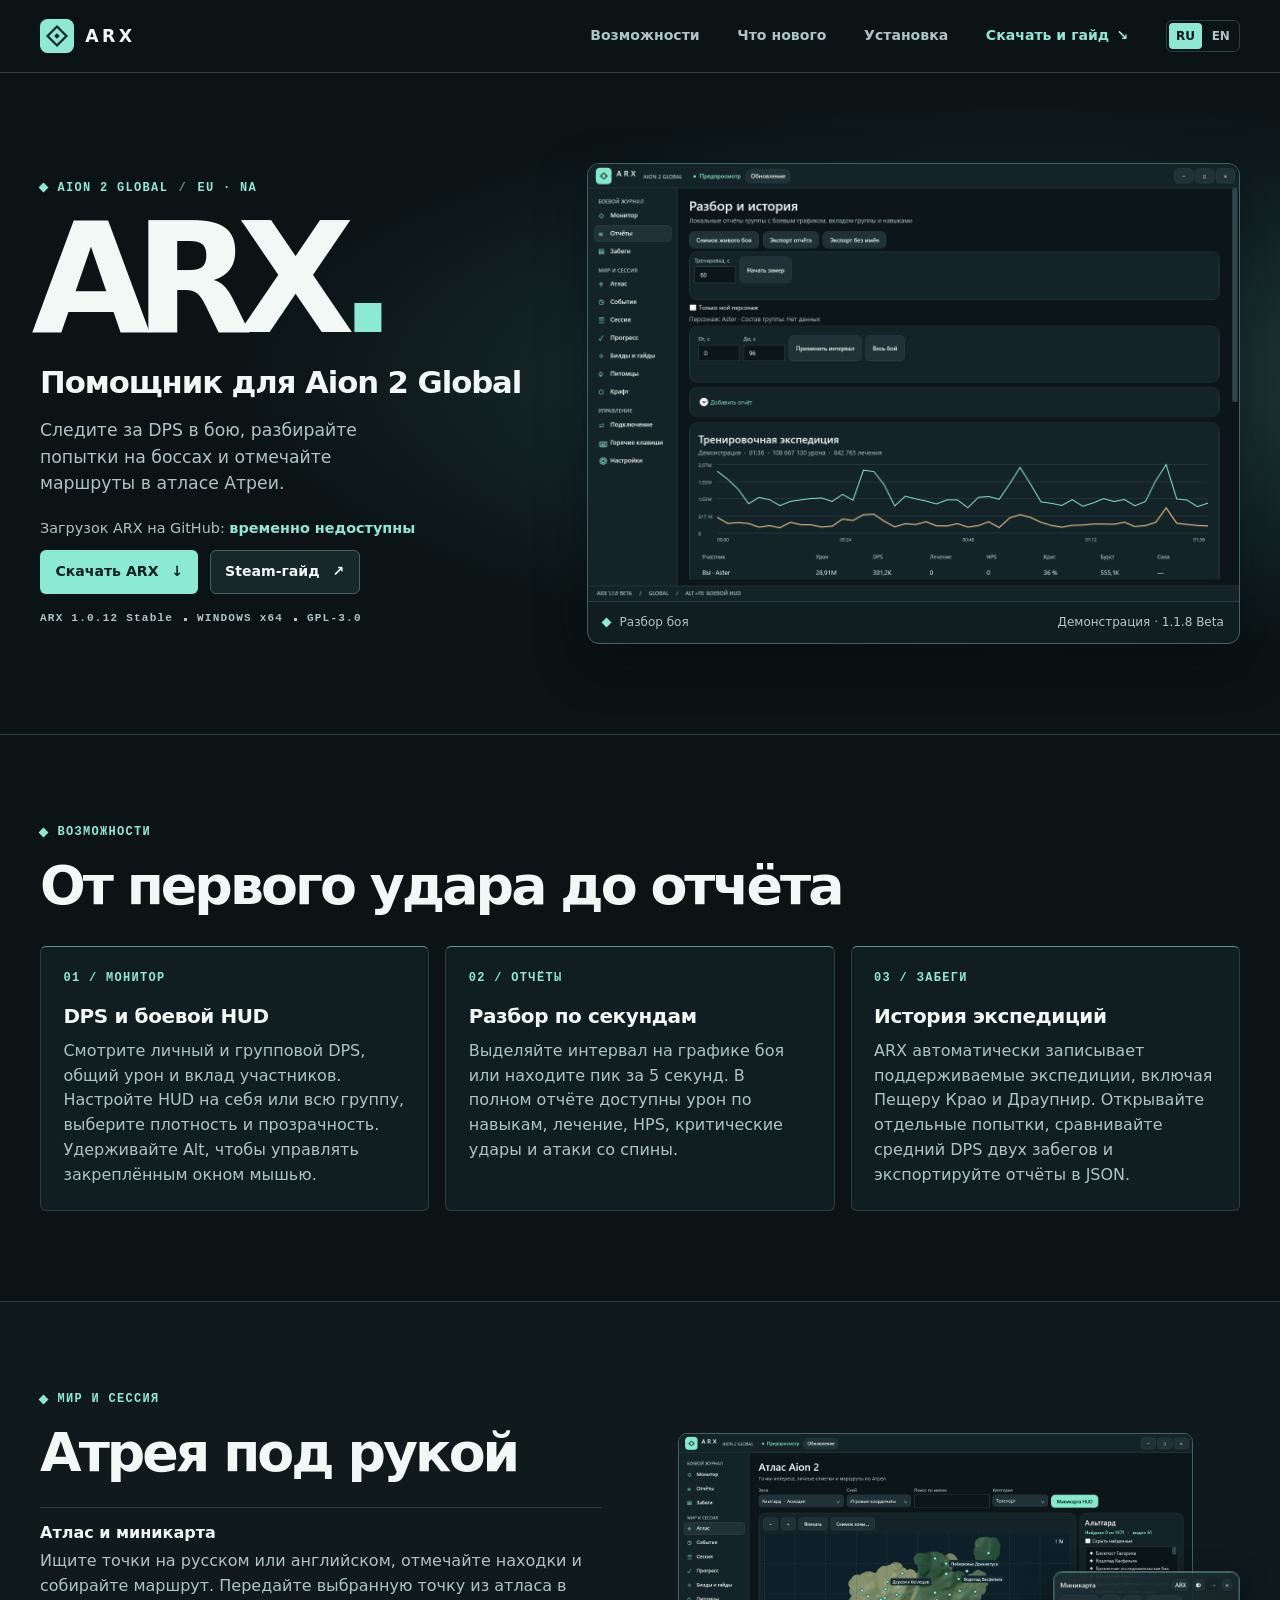
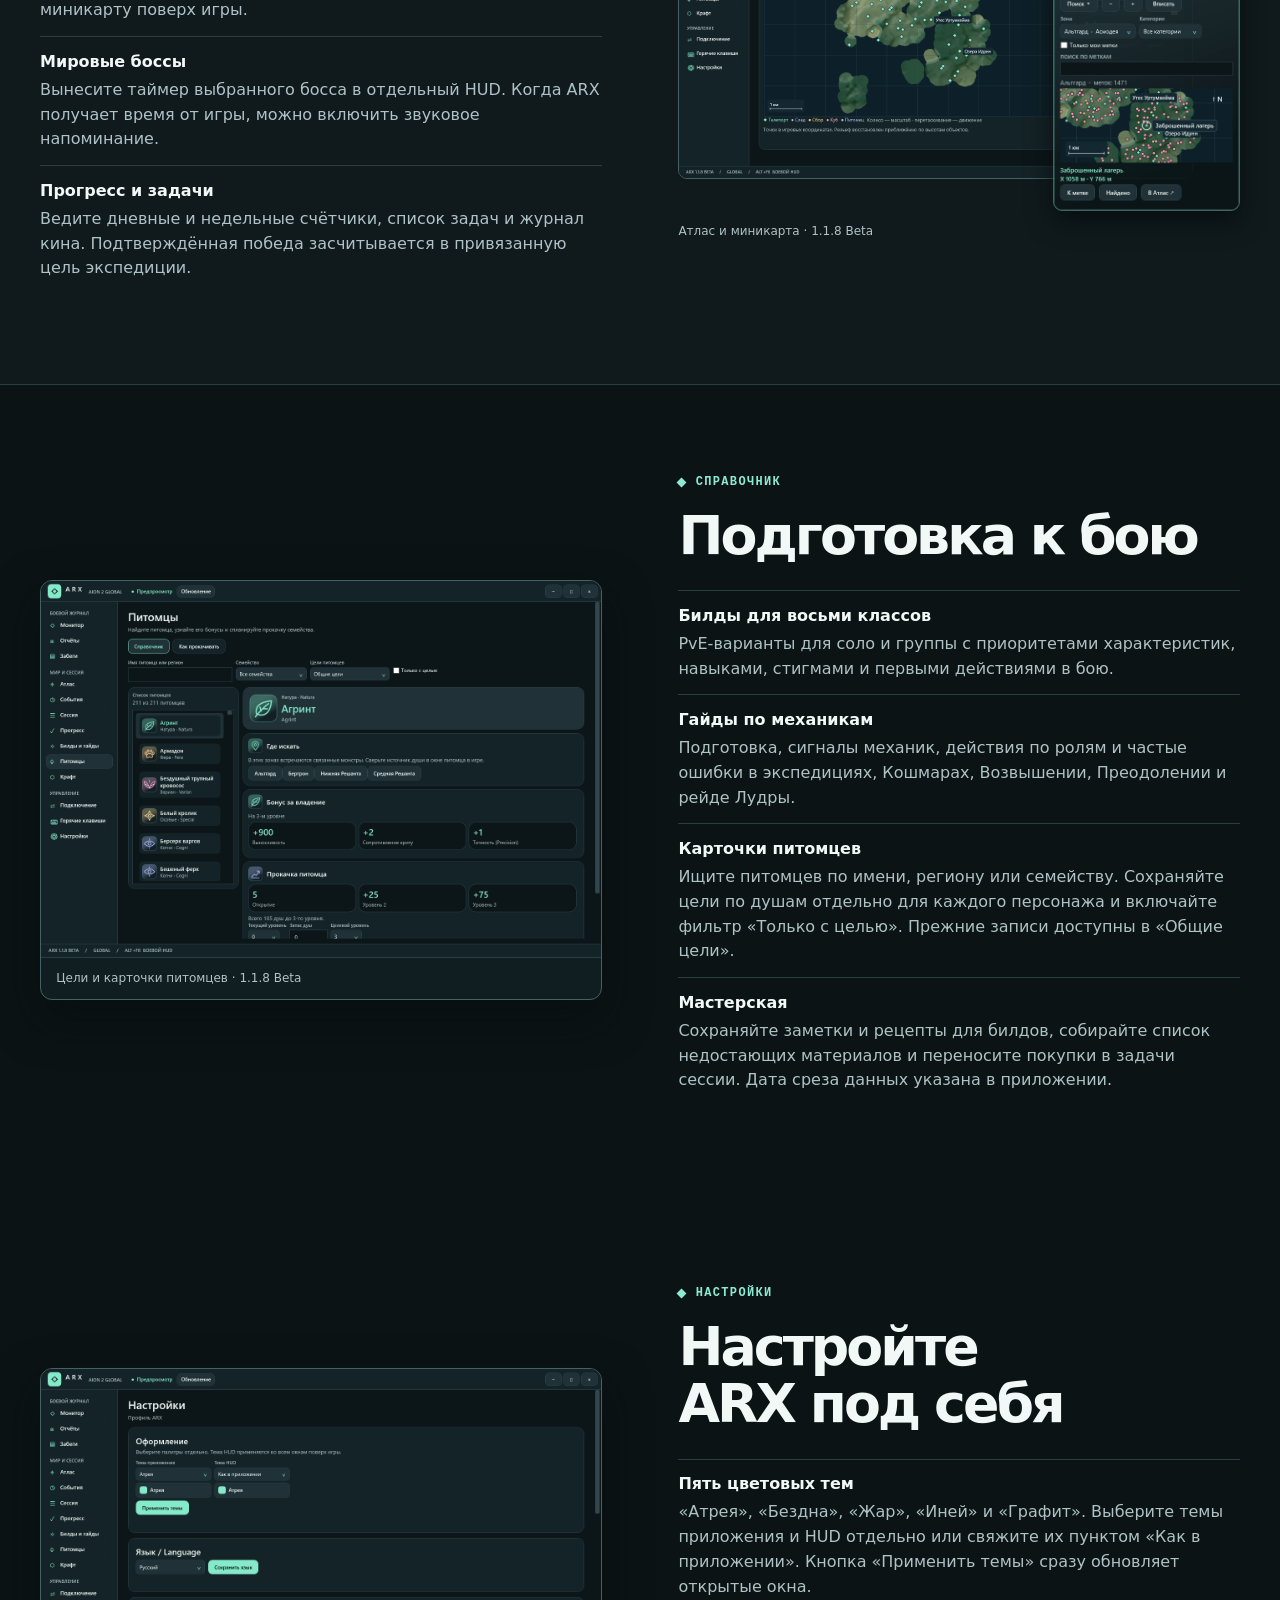
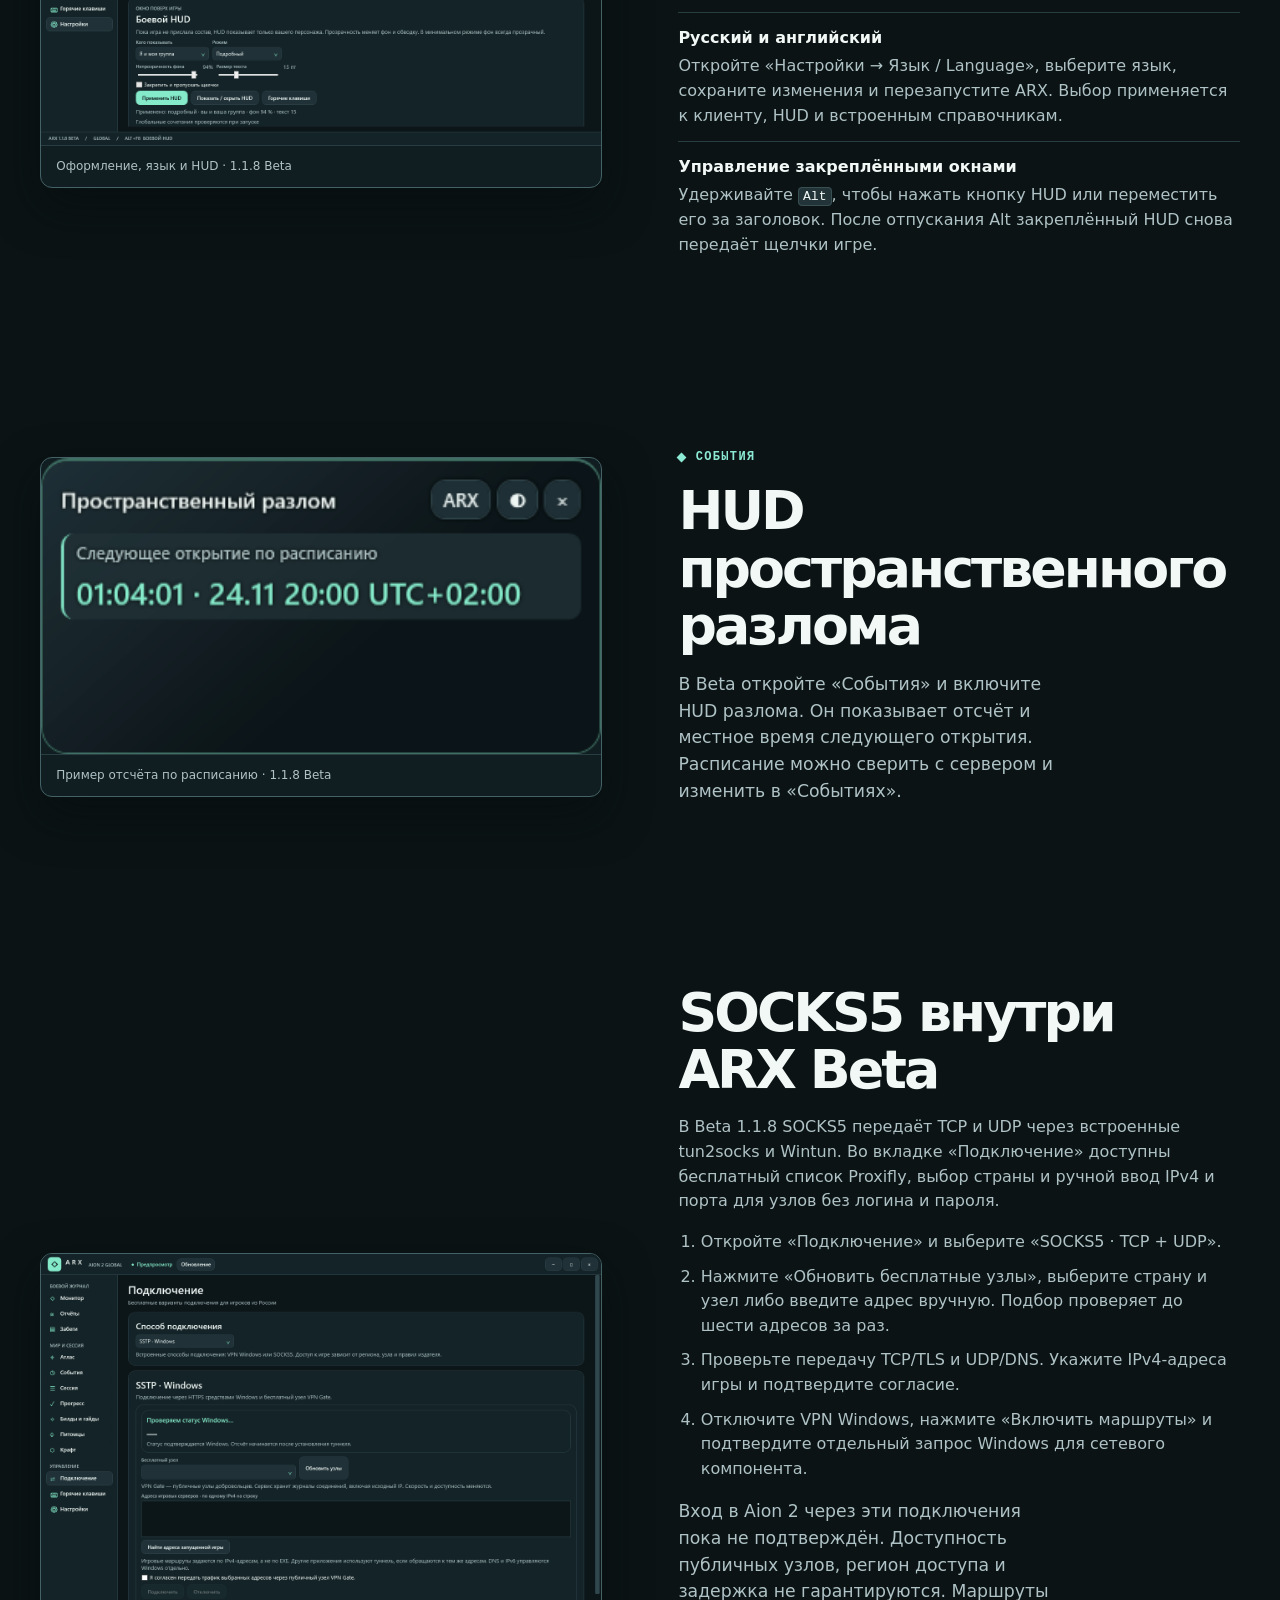
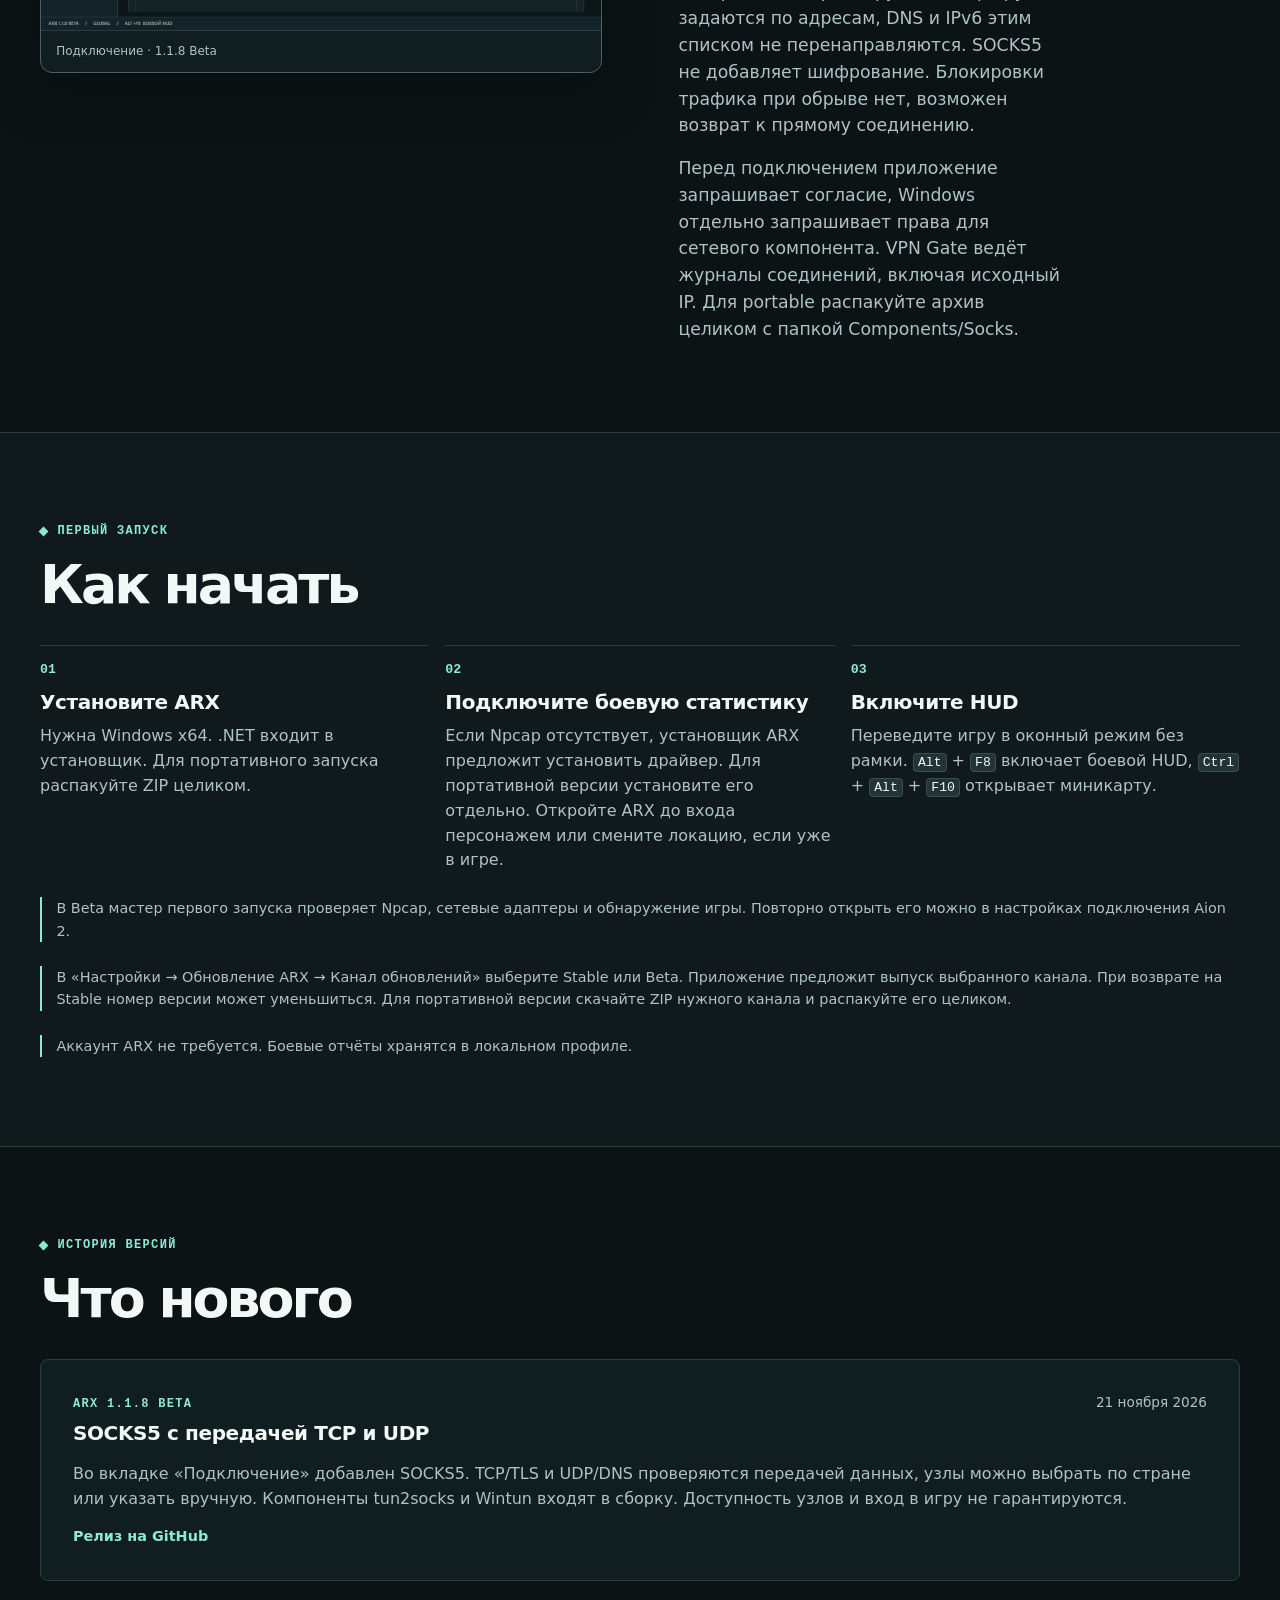
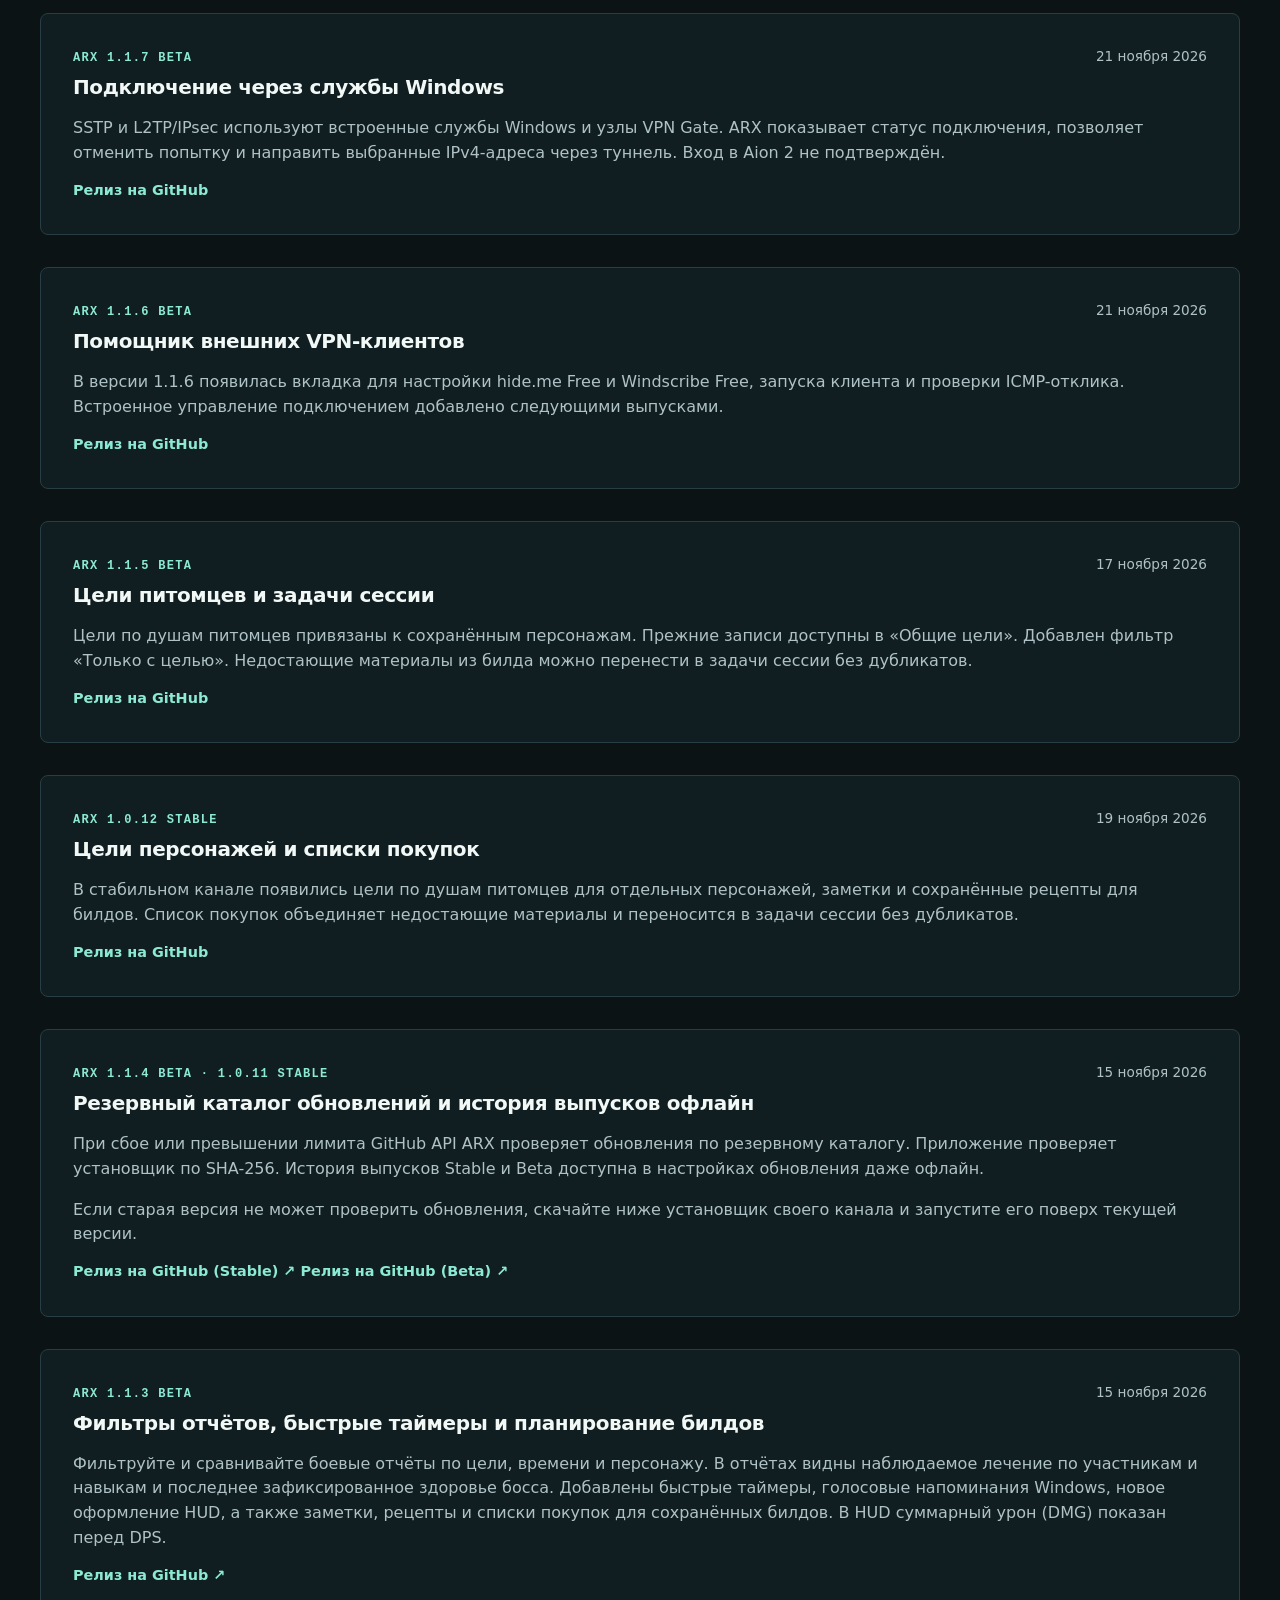
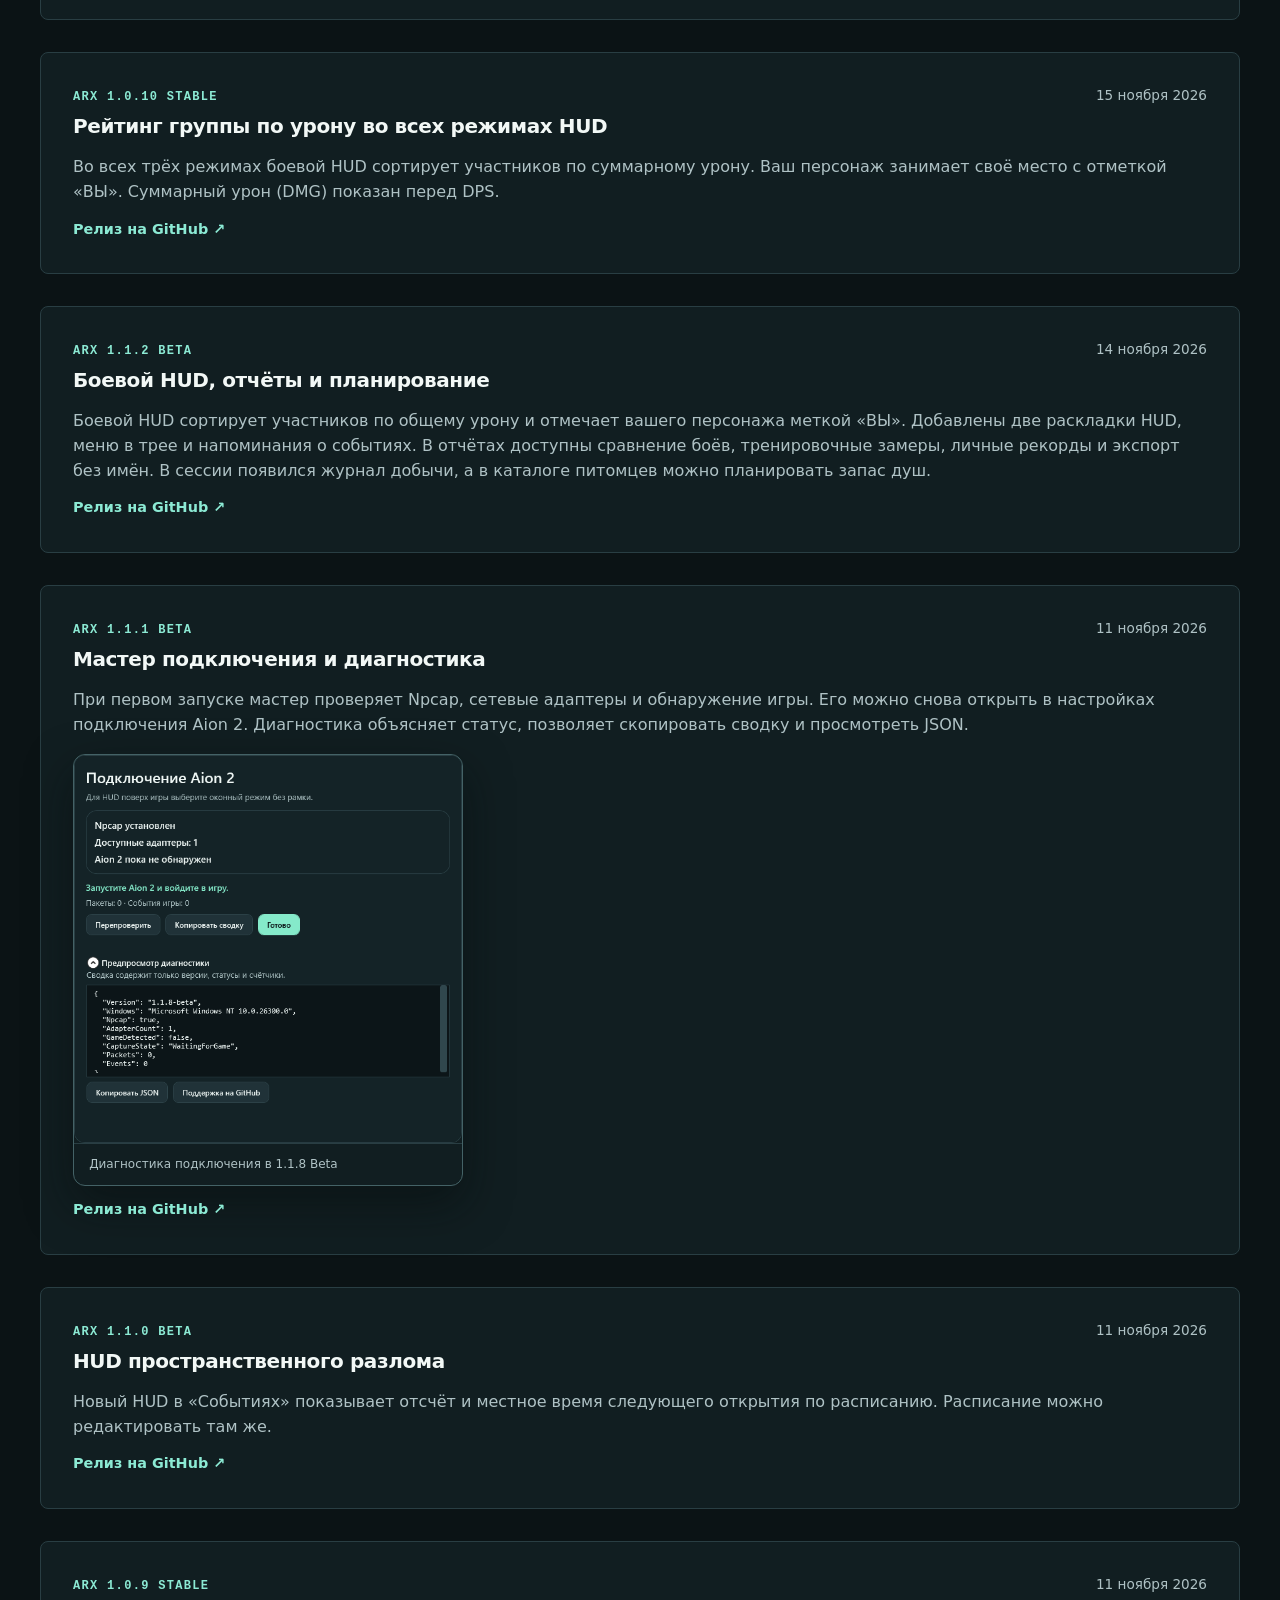
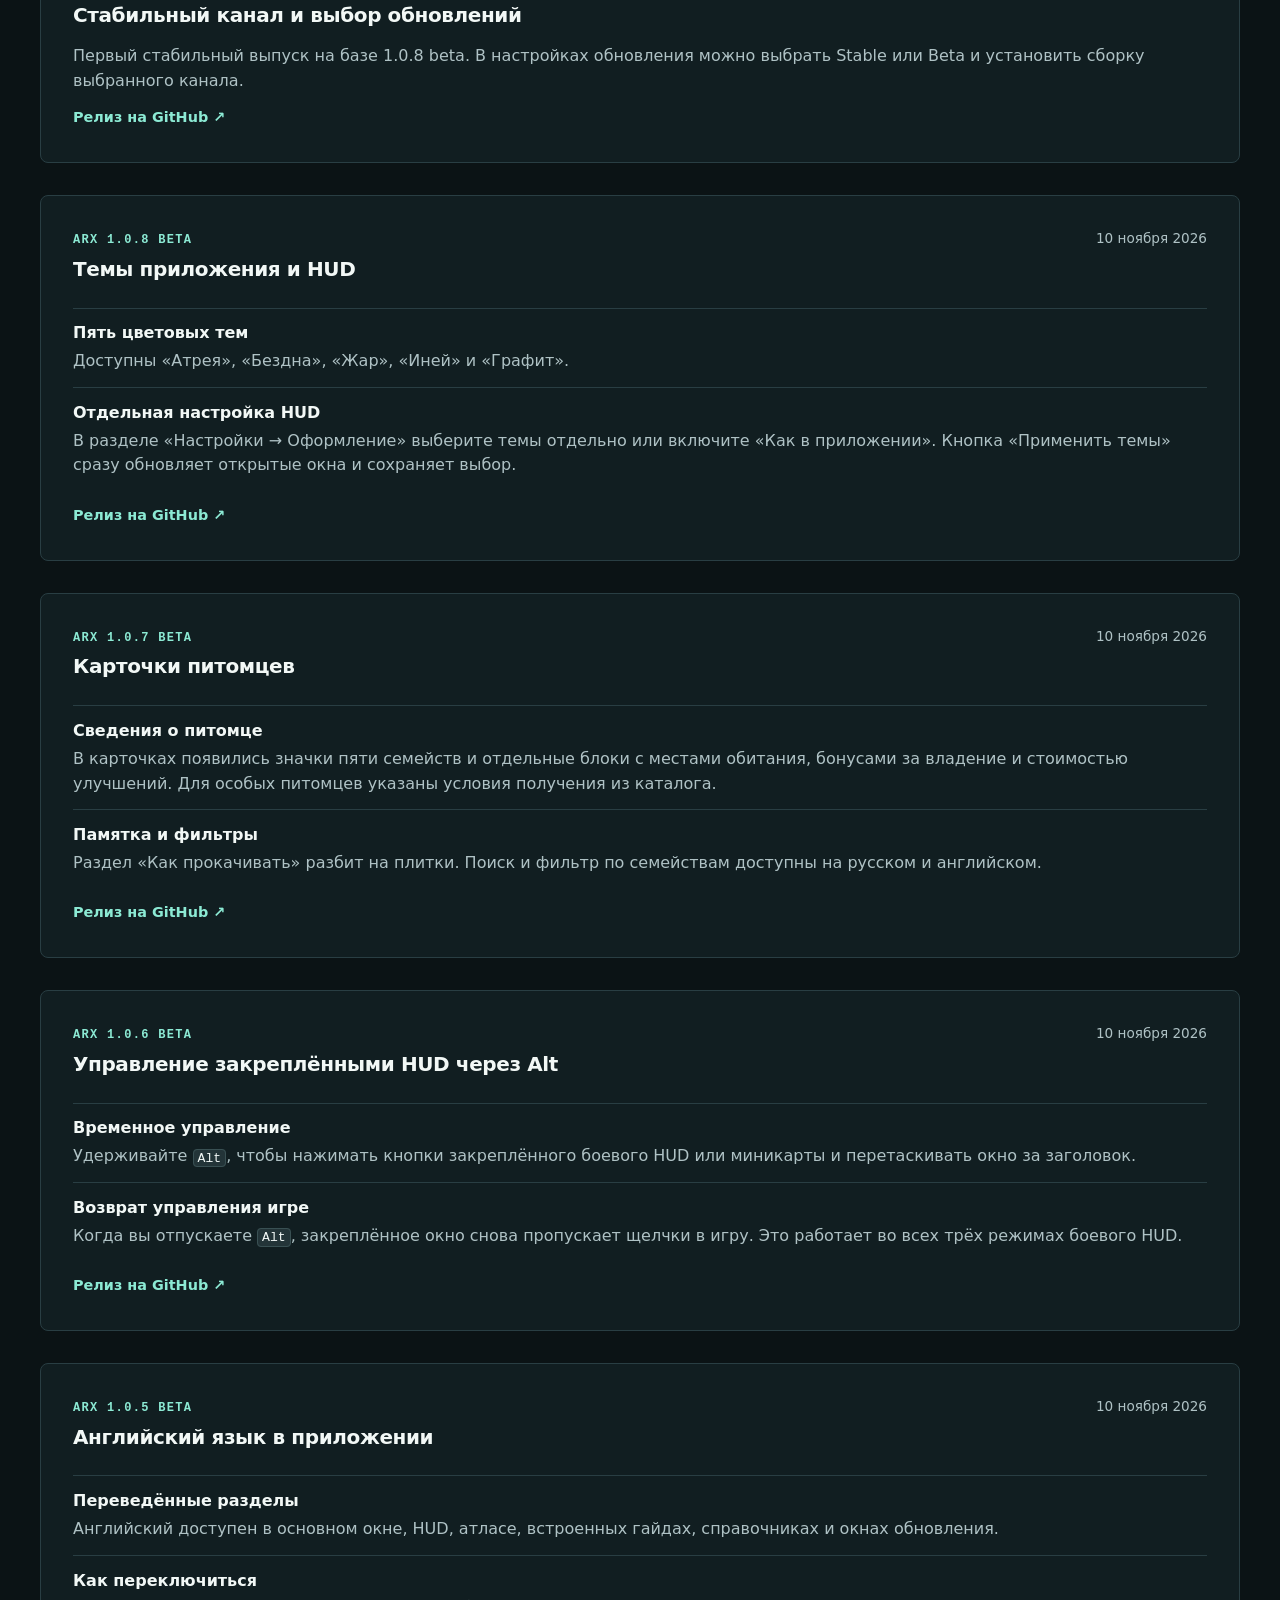
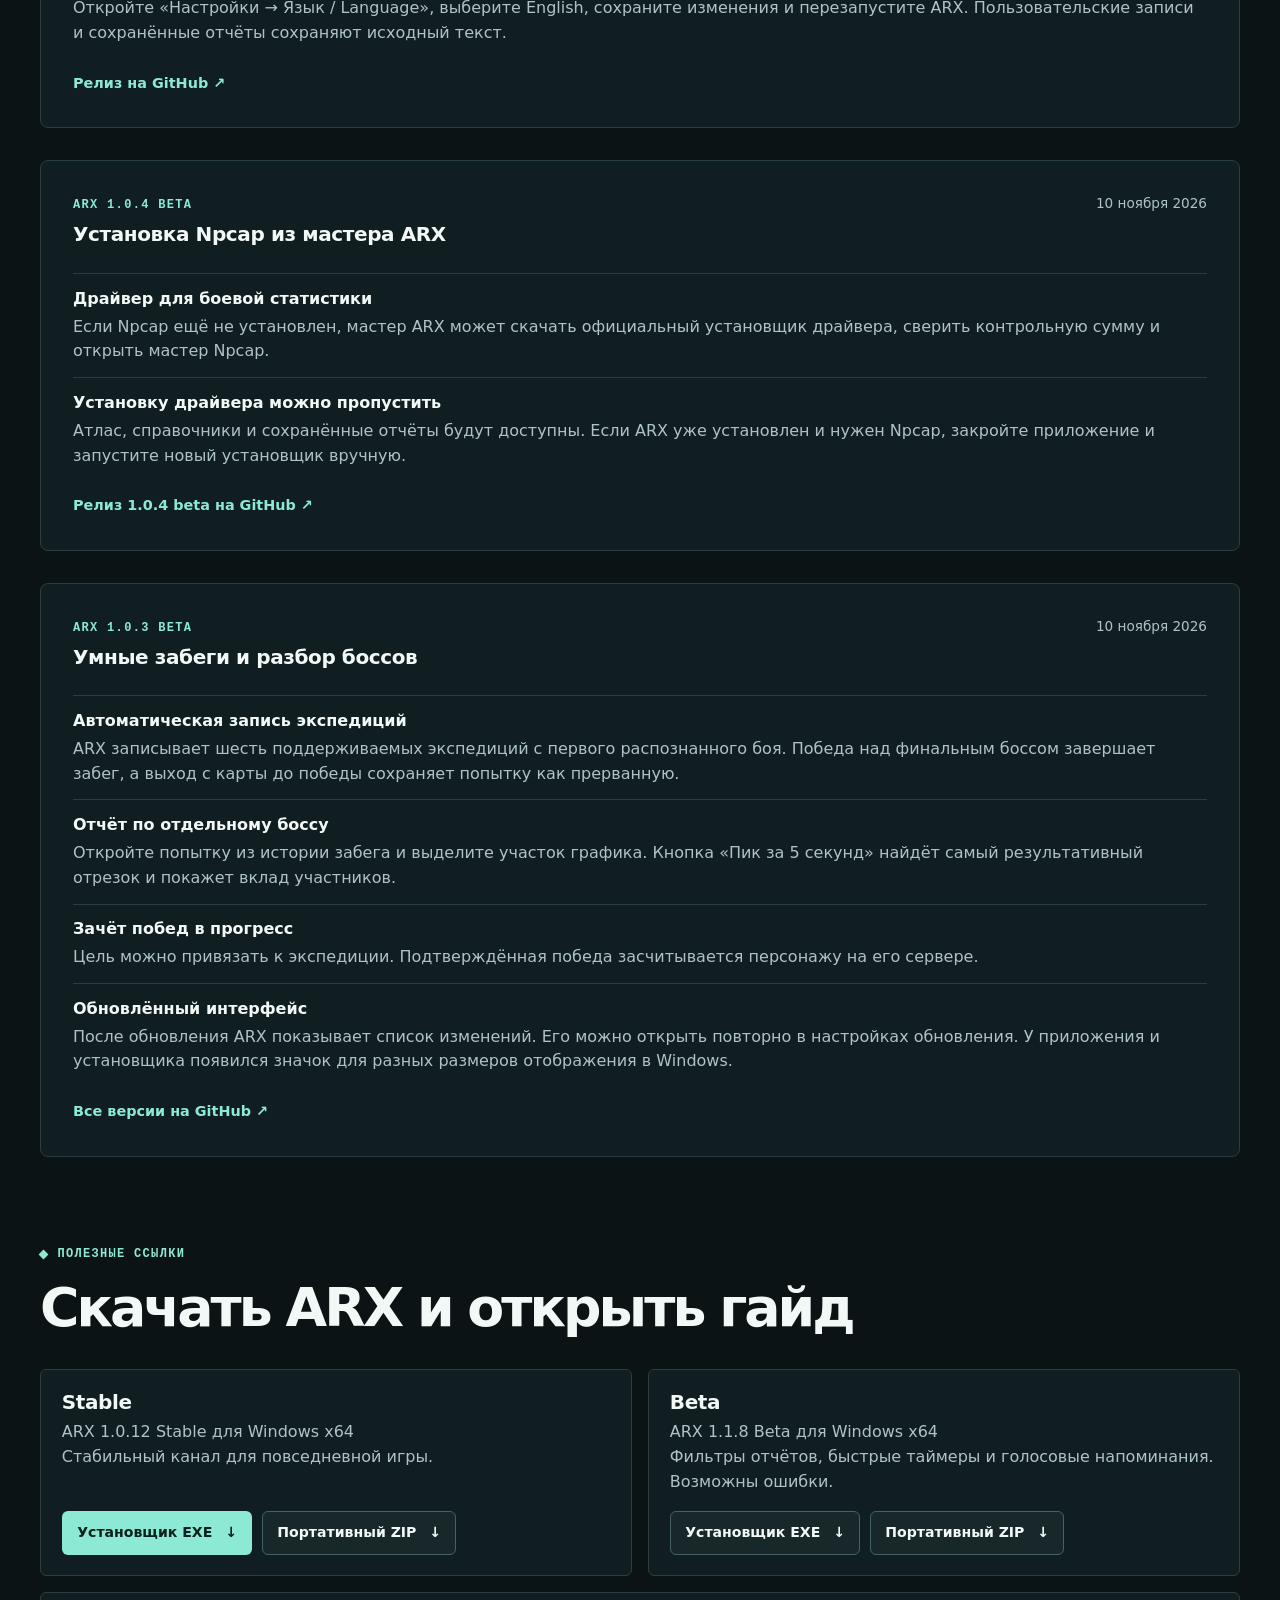
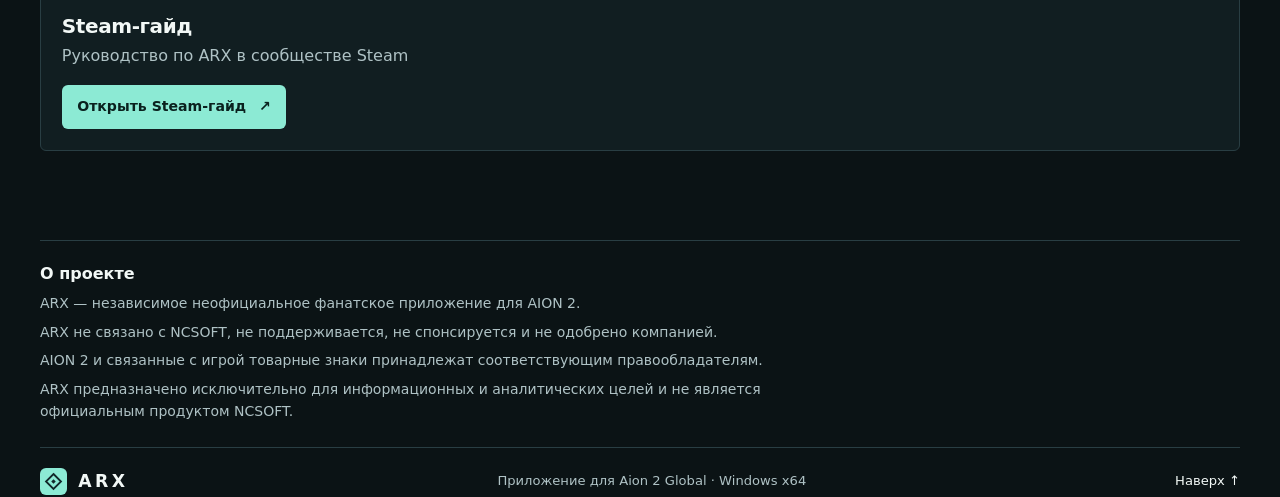
<file: index.html>
<!doctype html>
<html lang="ru">
<head>
  <meta charset="utf-8">
  <meta name="viewport" content="width=device-width, initial-scale=1">
  <meta name="theme-color" content="#0b1315">
  <meta name="description" content="ARX — помощник для Aion 2 Global на Windows. DPS и HUD, разбор боёв, экспедиции, атлас, карточки питомцев, билды и пять тем оформления.">
  <title>ARX — помощник для Aion 2 Global</title>
  <link rel="icon" href="assets/arx.svg" type="image/svg+xml">
  <link rel="alternate" hreflang="en" href="en.html">
  <link rel="stylesheet" href="style.css?v=6">
  <script src="downloads.js?v=5" defer></script>
</head>
<body>
  <a class="skip-link" href="#main">К содержанию</a>
  <header class="site-header" id="top">
    <div class="wrap header-inner">
      <a class="brand" href="#top" aria-label="ARX, начало страницы"><img src="assets/arx.svg" width="34" height="34" alt=""> ARX</a>
      <nav aria-label="Разделы сайта">
        <a href="#features">Возможности</a>
        <a href="#changelog">Что нового</a>
        <a href="#setup">Установка</a>
        <a class="nav-action" href="#links">Скачать и гайд <span aria-hidden="true">↘</span></a>
        <span class="language-switch" role="group" aria-label="Язык сайта">
          <span aria-current="page">RU</span>
          <a href="en.html" hreflang="en" lang="en" aria-label="English">EN</a>
        </span>
      </nav>
    </div>
  </header>
  <main id="main">
    <section class="hero" aria-labelledby="hero-title">
      <div class="wrap hero-grid">
        <div>
          <p class="eyebrow"><span class="dot"></span> AION 2 GLOBAL <span class="slash">/</span> EU · NA</p>
          <h1 id="hero-title">ARX<span>.</span></h1>
          <p class="hero-subtitle">Помощник для Aion 2 Global</p>
          <p class="hero-text">Следите за DPS в бою, разбирайте попытки на боссах и отмечайте маршруты в атласе Атреи.</p>
          <p class="download-count">Загрузок ARX на GitHub: <output id="download-count" data-unavailable="временно недоступны">проверяем…</output></p>
          <div class="actions">
            <a class="button primary" href="https://github.com/Kadjiru/ATX/releases/download/v1.0.12/ARX-Setup-1.0.12.exe" data-channel="stable" data-download="installer">Скачать ARX <span aria-hidden="true">↓</span></a>
            <a class="button secondary" href="https://steamcommunity.com/sharedfiles/filedetails/?id=3837440685">Steam-гайд <span aria-hidden="true">↗</span></a>
          </div>
          <p class="platform"><strong data-release-version="stable">ARX 1.0.12 Stable</strong> <span></span> WINDOWS x64 <span></span> GPL-3.0</p>
        </div>
        <figure class="hero-shot">
          <img src="assets/analysis-118-full-ru.png" width="1340" height="900" alt="Боевой отчёт ARX с графиком урона и статистикой группы">
          <figcaption><span class="dot"></span> Разбор боя <span class="caption-note">Демонстрация · 1.1.8 Beta</span></figcaption>
        </figure>
      </div>
    </section>
    <section class="features wrap" id="features" aria-labelledby="features-title">
      <p class="eyebrow"><span class="dot"></span> ВОЗМОЖНОСТИ</p>
      <h2 id="features-title">От первого удара до отчёта</h2>
      <div class="feature-grid">
        <article>
          <p class="feature-index">01 / МОНИТОР</p>
          <h3>DPS и боевой HUD</h3>
          <p>Смотрите личный и групповой DPS, общий урон и вклад участников. Настройте HUD на себя или всю группу, выберите плотность и прозрачность. Удерживайте Alt, чтобы управлять закреплённым окном мышью.</p>
        </article>
        <article>
          <p class="feature-index">02 / ОТЧЁТЫ</p>
          <h3>Разбор по секундам</h3>
          <p>Выделяйте интервал на графике боя или находите пик за 5 секунд. В полном отчёте доступны урон по навыкам, лечение, HPS, критические удары и атаки со спины.</p>
        </article>
        <article>
          <p class="feature-index">03 / ЗАБЕГИ</p>
          <h3>История экспедиций</h3>
          <p>ARX автоматически записывает поддерживаемые экспедиции, включая Пещеру Крао и Драупнир. Открывайте отдельные попытки, сравнивайте средний DPS двух забегов и экспортируйте отчёты в JSON.</p>
        </article>
      </div>
    </section>
    <section class="world" aria-labelledby="world-title">
      <div class="wrap split">
        <div class="world-copy">
          <p class="eyebrow"><span class="dot"></span> МИР И СЕССИЯ</p>
          <h2 id="world-title">Атрея под рукой</h2>
          <dl class="detail-list">
            <div><dt>Атлас и миникарта</dt><dd>Ищите точки на русском или английском, отмечайте находки и собирайте маршрут. Передайте выбранную точку из атласа в миникарту поверх игры.</dd></div>
            <div><dt>Мировые боссы</dt><dd>Вынесите таймер выбранного босса в отдельный HUD. Когда ARX получает время от игры, можно включить звуковое напоминание.</dd></div>
            <div><dt>Прогресс и задачи</dt><dd>Ведите дневные и недельные счётчики, список задач и журнал кина. Подтверждённая победа засчитывается в привязанную цель экспедиции.</dd></div>
          </dl>
        </div>
        <figure class="map-shots">
          <img class="atlas" src="assets/atlas-118-full-ru.png" width="1340" height="900" loading="lazy" alt="Атлас ARX с телепортами Альтгарда">
          <img class="minimap" src="assets/hud-atlas-118-full-ru.png" width="388" height="500" loading="lazy" alt="Миникарта ARX с выбранной точкой в Альтгарде">
          <figcaption>Атлас и миникарта · 1.1.8 Beta</figcaption>
        </figure>
      </div>
    </section>
    <section class="wrap split reference" aria-labelledby="reference-title">
      <figure class="reference-shot">
        <img src="assets/pets-118-full-ru.png" width="1340" height="900" loading="lazy" alt="Карточка питомца с регионами, бонусами и стоимостью улучшений">
        <figcaption>Цели и карточки питомцев · 1.1.8 Beta</figcaption>
      </figure>
      <div>
        <p class="eyebrow"><span class="dot"></span> СПРАВОЧНИК</p>
        <h2 id="reference-title">Подготовка к бою</h2>
        <dl class="detail-list">
          <div><dt>Билды для восьми классов</dt><dd>PvE-варианты для соло и группы с приоритетами характеристик, навыками, стигмами и первыми действиями в бою.</dd></div>
          <div><dt>Гайды по механикам</dt><dd>Подготовка, сигналы механик, действия по ролям и частые ошибки в экспедициях, Кошмарах, Возвышении, Преодолении и рейде Лудры.</dd></div>
          <div><dt>Карточки питомцев</dt><dd>Ищите питомцев по имени, региону или семейству. Сохраняйте цели по душам отдельно для каждого персонажа и включайте фильтр «Только с целью». Прежние записи доступны в «Общие цели».</dd></div>
          <div><dt>Мастерская</dt><dd>Сохраняйте заметки и рецепты для билдов, собирайте список недостающих материалов и переносите покупки в задачи сессии. Дата среза данных указана в приложении.</dd></div>
        </dl>
      </div>
    </section>
    <section class="wrap split reference" aria-labelledby="appearance-title">
      <figure class="reference-shot">
        <img src="assets/settings-118-full-ru.png" width="1340" height="900" loading="lazy" alt="Настройки ARX с выбором темы, языка и параметров боевого HUD">
        <figcaption>Оформление, язык и HUD · 1.1.8 Beta</figcaption>
      </figure>
      <div>
        <p class="eyebrow"><span class="dot"></span> НАСТРОЙКИ</p>
        <h2 id="appearance-title">Настройте ARX под себя</h2>
        <dl class="detail-list">
          <div><dt>Пять цветовых тем</dt><dd>«Атрея», «Бездна», «Жар», «Иней» и «Графит». Выберите темы приложения и HUD отдельно или свяжите их пунктом «Как в приложении». Кнопка «Применить темы» сразу обновляет открытые окна.</dd></div>
          <div><dt>Русский и английский</dt><dd>Откройте «Настройки → Язык / Language», выберите язык, сохраните изменения и перезапустите ARX. Выбор применяется к клиенту, HUD и встроенным справочникам.</dd></div>
          <div><dt>Управление закреплёнными окнами</dt><dd>Удерживайте <kbd>Alt</kbd>, чтобы нажать кнопку HUD или переместить его за заголовок. После отпускания Alt закреплённый HUD снова передаёт щелчки игре.</dd></div>
        </dl>
      </div>
    </section>
    <section class="wrap split reference" aria-labelledby="rift-title">
      <figure class="reference-shot">
        <img src="assets/hud-rift-118-full-ru.png" width="365" height="193" loading="lazy" alt="HUD пространственного разлома с примером отсчёта и времени открытия">
        <figcaption>Пример отсчёта по расписанию · 1.1.8 Beta</figcaption>
      </figure>
      <div>
        <p class="eyebrow"><span class="dot"></span> СОБЫТИЯ</p>
        <h2 id="rift-title">HUD пространственного разлома</h2>
        <p class="hero-text">В Beta откройте «События» и включите HUD разлома. Он показывает отсчёт и местное время следующего открытия. Расписание можно сверить с сервером и изменить в «Событиях».</p>
      </div>
    </section>
    <section class="wrap split reference" aria-labelledby="network-title">
      <figure class="reference-shot">
        <img src="assets/network-connection-118-full-ru.png" width="1340" height="900" loading="lazy" alt="Вкладка подключения в ARX 1.1.8 Beta">
        <figcaption>Подключение · 1.1.8 Beta</figcaption>
      </figure>
      <div>
        <h2 id="network-title">SOCKS5 внутри ARX Beta</h2>
        <p class="network-copy">В Beta 1.1.8 SOCKS5 передаёт TCP и UDP через встроенные tun2socks и Wintun. Во вкладке «Подключение» доступны бесплатный список Proxifly, выбор страны и ручной ввод IPv4 и порта для узлов без логина и пароля.</p>
        <ol class="network-steps">
          <li>Откройте «Подключение» и выберите «SOCKS5 · TCP + UDP».</li>
          <li>Нажмите «Обновить бесплатные узлы», выберите страну и узел либо введите адрес вручную. Подбор проверяет до шести адресов за раз.</li>
          <li>Проверьте передачу TCP/TLS и UDP/DNS. Укажите IPv4-адреса игры и подтвердите согласие.</li>
          <li>Отключите VPN Windows, нажмите «Включить маршруты» и подтвердите отдельный запрос Windows для сетевого компонента.</li>
        </ol>
        <p class="hero-text">Вход в Aion 2 через эти подключения пока не подтверждён. Доступность публичных узлов, регион доступа и задержка не гарантируются. Маршруты задаются по адресам, DNS и IPv6 этим списком не перенаправляются. SOCKS5 не добавляет шифрование. Блокировки трафика при обрыве нет, возможен возврат к прямому соединению.</p>
        <p class="hero-text">Перед подключением приложение запрашивает согласие, Windows отдельно запрашивает права для сетевого компонента. VPN Gate ведёт журналы соединений, включая исходный IP. Для portable распакуйте архив целиком с папкой Components/Socks.</p>
      </div>
    </section>
    <section class="setup" id="setup" aria-labelledby="setup-title">
      <div class="wrap">
        <p class="eyebrow"><span class="dot"></span> ПЕРВЫЙ ЗАПУСК</p>
        <h2 id="setup-title">Как начать</h2>
        <ol class="setup-list">
          <li><h3>Установите ARX</h3><p>Нужна Windows x64. .NET входит в установщик. Для портативного запуска распакуйте ZIP целиком.</p></li>
          <li><h3>Подключите боевую статистику</h3><p>Если Npcap отсутствует, установщик ARX предложит установить драйвер. Для портативной версии установите его отдельно. Откройте ARX до входа персонажем или смените локацию, если уже в игре.</p></li>
          <li><h3>Включите HUD</h3><p>Переведите игру в оконный режим без рамки. <kbd>Alt</kbd> + <kbd>F8</kbd> включает боевой HUD, <kbd>Ctrl</kbd> + <kbd>Alt</kbd> + <kbd>F10</kbd> открывает миникарту.</p></li>
        </ol>
        <p class="setup-note">В Beta мастер первого запуска проверяет Npcap, сетевые адаптеры и обнаружение игры. Повторно открыть его можно в настройках подключения Aion 2.</p>
        <p class="setup-note">В «Настройки → Обновление ARX → Канал обновлений» выберите Stable или Beta. Приложение предложит выпуск выбранного канала. При возврате на Stable номер версии может уменьшиться. Для портативной версии скачайте ZIP нужного канала и распакуйте его целиком.</p>
        <p class="setup-note">Аккаунт ARX не требуется. Боевые отчёты хранятся в локальном профиле.</p>
      </div>
    </section>
    <section class="wrap changelog" id="changelog" aria-labelledby="changelog-title">
      <p class="eyebrow"><span class="dot"></span> ИСТОРИЯ ВЕРСИЙ</p>
      <h2 id="changelog-title">Что нового</h2>
      <article class="release" id="release-1-1-8">
        <header class="release-header">
          <div><p class="feature-index">ARX 1.1.8 BETA</p><h3>SOCKS5 с передачей TCP и UDP</h3></div>
          <time datetime="2026-11-21">21 ноября 2026</time>
        </header>
        <p>Во вкладке «Подключение» добавлен SOCKS5. TCP/TLS и UDP/DNS проверяются передачей данных, узлы можно выбрать по стране или указать вручную. Компоненты tun2socks и Wintun входят в сборку. Доступность узлов и вход в игру не гарантируются.</p>
        <a class="release-link" href="https://github.com/Kadjiru/ATX/releases/tag/v1.1.8-beta">Релиз на GitHub</a>
      </article>
      <article class="release" id="release-1-1-7">
        <header class="release-header">
          <div><p class="feature-index">ARX 1.1.7 BETA</p><h3>Подключение через службы Windows</h3></div>
          <time datetime="2026-11-21">21 ноября 2026</time>
        </header>
        <p>SSTP и L2TP/IPsec используют встроенные службы Windows и узлы VPN Gate. ARX показывает статус подключения, позволяет отменить попытку и направить выбранные IPv4-адреса через туннель. Вход в Aion 2 не подтверждён.</p>
        <a class="release-link" href="https://github.com/Kadjiru/ATX/releases/tag/v1.1.7-beta">Релиз на GitHub</a>
      </article>
      <article class="release" id="release-1-1-6">
        <header class="release-header">
          <div><p class="feature-index">ARX 1.1.6 BETA</p><h3>Помощник внешних VPN-клиентов</h3></div>
          <time datetime="2026-11-21">21 ноября 2026</time>
        </header>
        <p>В версии 1.1.6 появилась вкладка для настройки hide.me Free и Windscribe Free, запуска клиента и проверки ICMP-отклика. Встроенное управление подключением добавлено следующими выпусками.</p>
        <a class="release-link" href="https://github.com/Kadjiru/ATX/releases/tag/v1.1.6-beta">Релиз на GitHub</a>
      </article>
      <article class="release" id="release-1-1-5">
        <header class="release-header">
          <div><p class="feature-index">ARX 1.1.5 BETA</p><h3>Цели питомцев и задачи сессии</h3></div>
          <time datetime="2026-11-17">17 ноября 2026</time>
        </header>
        <p>Цели по душам питомцев привязаны к сохранённым персонажам. Прежние записи доступны в «Общие цели». Добавлен фильтр «Только с целью». Недостающие материалы из билда можно перенести в задачи сессии без дубликатов.</p>
        <a class="release-link" href="https://github.com/Kadjiru/ATX/releases/tag/v1.1.5-beta">Релиз на GitHub</a>
      </article>
      <article class="release" id="release-1-0-12">
        <header class="release-header">
          <div><p class="feature-index">ARX 1.0.12 STABLE</p><h3>Цели персонажей и списки покупок</h3></div>
          <time datetime="2026-11-19">19 ноября 2026</time>
        </header>
        <p>В стабильном канале появились цели по душам питомцев для отдельных персонажей, заметки и сохранённые рецепты для билдов. Список покупок объединяет недостающие материалы и переносится в задачи сессии без дубликатов.</p>
        <a class="release-link" href="https://github.com/Kadjiru/ATX/releases/tag/v1.0.12">Релиз на GitHub</a>
      </article>
      <article class="release" id="release-1-1-4">
        <header class="release-header">
          <div>
            <p class="feature-index">ARX 1.1.4 BETA · 1.0.11 STABLE</p>
            <h3>Резервный каталог обновлений и история выпусков офлайн</h3>
          </div>
          <time datetime="2026-11-15">15 ноября 2026</time>
        </header>
        <p>При сбое или превышении лимита GitHub API ARX проверяет обновления по резервному каталогу. Приложение проверяет установщик по SHA-256. История выпусков Stable и Beta доступна в настройках обновления даже офлайн.</p>
        <p>Если старая версия не может проверить обновления, скачайте ниже установщик своего канала и запустите его поверх текущей версии.</p>
        <a class="release-link" href="https://github.com/Kadjiru/ATX/releases/tag/v1.0.11">Релиз на GitHub (Stable) <span aria-hidden="true">↗</span></a>
        <a class="release-link" href="https://github.com/Kadjiru/ATX/releases/tag/v1.1.4-beta">Релиз на GitHub (Beta) <span aria-hidden="true">↗</span></a>
      </article>
      <article class="release" id="release-1-1-3">
        <header class="release-header">
          <div>
            <p class="feature-index">ARX 1.1.3 BETA</p>
            <h3>Фильтры отчётов, быстрые таймеры и планирование билдов</h3>
          </div>
          <time datetime="2026-11-15">15 ноября 2026</time>
        </header>
        <p>Фильтруйте и сравнивайте боевые отчёты по цели, времени и персонажу. В отчётах видны наблюдаемое лечение по участникам и навыкам и последнее зафиксированное здоровье босса. Добавлены быстрые таймеры, голосовые напоминания Windows, новое оформление HUD, а также заметки, рецепты и списки покупок для сохранённых билдов. В HUD суммарный урон (DMG) показан перед DPS.</p>
        <a class="release-link" href="https://github.com/Kadjiru/ATX/releases/tag/v1.1.3-beta">Релиз на GitHub <span aria-hidden="true">↗</span></a>
      </article>
      <article class="release" id="release-1-0-10">
        <header class="release-header">
          <div>
            <p class="feature-index">ARX 1.0.10 STABLE</p>
            <h3>Рейтинг группы по урону во всех режимах HUD</h3>
          </div>
          <time datetime="2026-11-15">15 ноября 2026</time>
        </header>
        <p>Во всех трёх режимах боевой HUD сортирует участников по суммарному урону. Ваш персонаж занимает своё место с отметкой «ВЫ». Суммарный урон (DMG) показан перед DPS.</p>
        <a class="release-link" href="https://github.com/Kadjiru/ATX/releases/tag/v1.0.10">Релиз на GitHub <span aria-hidden="true">↗</span></a>
      </article>
      <article class="release" id="release-1-1-2">
        <header class="release-header">
          <div>
            <p class="feature-index">ARX 1.1.2 BETA</p>
            <h3>Боевой HUD, отчёты и планирование</h3>
          </div>
          <time datetime="2026-11-14">14 ноября 2026</time>
        </header>
        <p>Боевой HUD сортирует участников по общему урону и отмечает вашего персонажа меткой «ВЫ». Добавлены две раскладки HUD, меню в трее и напоминания о событиях. В отчётах доступны сравнение боёв, тренировочные замеры, личные рекорды и экспорт без имён. В сессии появился журнал добычи, а в каталоге питомцев можно планировать запас душ.</p>
        <a class="release-link" href="https://github.com/Kadjiru/ATX/releases/tag/v1.1.2-beta">Релиз на GitHub <span aria-hidden="true">↗</span></a>
      </article>
      <article class="release" id="release-1-1-1">
        <header class="release-header">
          <div>
            <p class="feature-index">ARX 1.1.1 BETA</p>
            <h3>Мастер подключения и диагностика</h3>
          </div>
          <time datetime="2026-11-11">11 ноября 2026</time>
        </header>
        <p>При первом запуске мастер проверяет Npcap, сетевые адаптеры и обнаружение игры. Его можно снова открыть в настройках подключения Aion 2. Диагностика объясняет статус, позволяет скопировать сводку и просмотреть JSON.</p>
        <figure class="reference-shot release-preview">
          <img src="assets/connection-118-full-ru.png" width="620" height="620" loading="lazy" alt="Мастер подключения к Aion 2 с открытым предпросмотром диагностики">
          <figcaption>Диагностика подключения в 1.1.8 Beta</figcaption>
        </figure>
        <a class="release-link" href="https://github.com/Kadjiru/ATX/releases/tag/v1.1.1-beta">Релиз на GitHub <span aria-hidden="true">↗</span></a>
      </article>
      <article class="release" id="release-1-1-0">
        <header class="release-header">
          <div>
            <p class="feature-index">ARX 1.1.0 BETA</p>
            <h3>HUD пространственного разлома</h3>
          </div>
          <time datetime="2026-11-11">11 ноября 2026</time>
        </header>
        <p>Новый HUD в «Событиях» показывает отсчёт и местное время следующего открытия по расписанию. Расписание можно редактировать там же.</p>
        <a class="release-link" href="https://github.com/Kadjiru/ATX/releases/tag/v1.1.0-beta">Релиз на GitHub <span aria-hidden="true">↗</span></a>
      </article>
      <article class="release" id="release-1-0-9">
        <header class="release-header">
          <div>
            <p class="feature-index">ARX 1.0.9 STABLE</p>
            <h3>Стабильный канал и выбор обновлений</h3>
          </div>
          <time datetime="2026-11-11">11 ноября 2026</time>
        </header>
        <p>Первый стабильный выпуск на базе 1.0.8 beta. В настройках обновления можно выбрать Stable или Beta и установить сборку выбранного канала.</p>
        <a class="release-link" href="https://github.com/Kadjiru/ATX/releases/tag/v1.0.9">Релиз на GitHub <span aria-hidden="true">↗</span></a>
      </article>
      <article class="release" id="release-1-0-8">
        <header class="release-header">
          <div>
            <p class="feature-index">ARX 1.0.8 BETA</p>
            <h3>Темы приложения и HUD</h3>
          </div>
          <time datetime="2026-11-10">10 ноября 2026</time>
        </header>
        <dl class="detail-list">
          <div><dt>Пять цветовых тем</dt><dd>Доступны «Атрея», «Бездна», «Жар», «Иней» и «Графит».</dd></div>
          <div><dt>Отдельная настройка HUD</dt><dd>В разделе «Настройки → Оформление» выберите темы отдельно или включите «Как в приложении». Кнопка «Применить темы» сразу обновляет открытые окна и сохраняет выбор.</dd></div>
        </dl>
        <a class="release-link" href="https://github.com/Kadjiru/ATX/releases/tag/v1.0.8-beta">Релиз на GitHub <span aria-hidden="true">↗</span></a>
      </article>
      <article class="release" id="release-1-0-7">
        <header class="release-header">
          <div>
            <p class="feature-index">ARX 1.0.7 BETA</p>
            <h3>Карточки питомцев</h3>
          </div>
          <time datetime="2026-11-10">10 ноября 2026</time>
        </header>
        <dl class="detail-list">
          <div><dt>Сведения о питомце</dt><dd>В карточках появились значки пяти семейств и отдельные блоки с местами обитания, бонусами за владение и стоимостью улучшений. Для особых питомцев указаны условия получения из каталога.</dd></div>
          <div><dt>Памятка и фильтры</dt><dd>Раздел «Как прокачивать» разбит на плитки. Поиск и фильтр по семействам доступны на русском и английском.</dd></div>
        </dl>
        <a class="release-link" href="https://github.com/Kadjiru/ATX/releases/tag/v1.0.7-beta">Релиз на GitHub <span aria-hidden="true">↗</span></a>
      </article>
      <article class="release" id="release-1-0-6">
        <header class="release-header">
          <div>
            <p class="feature-index">ARX 1.0.6 BETA</p>
            <h3>Управление закреплёнными HUD через Alt</h3>
          </div>
          <time datetime="2026-11-10">10 ноября 2026</time>
        </header>
        <dl class="detail-list">
          <div><dt>Временное управление</dt><dd>Удерживайте <kbd>Alt</kbd>, чтобы нажимать кнопки закреплённого боевого HUD или миникарты и перетаскивать окно за заголовок.</dd></div>
          <div><dt>Возврат управления игре</dt><dd>Когда вы отпускаете <kbd>Alt</kbd>, закреплённое окно снова пропускает щелчки в игру. Это работает во всех трёх режимах боевого HUD.</dd></div>
        </dl>
        <a class="release-link" href="https://github.com/Kadjiru/ATX/releases/tag/v1.0.6-beta">Релиз на GitHub <span aria-hidden="true">↗</span></a>
      </article>
      <article class="release" id="release-1-0-5">
        <header class="release-header">
          <div>
            <p class="feature-index">ARX 1.0.5 BETA</p>
            <h3>Английский язык в приложении</h3>
          </div>
          <time datetime="2026-11-10">10 ноября 2026</time>
        </header>
        <dl class="detail-list">
          <div><dt>Переведённые разделы</dt><dd>Английский доступен в основном окне, HUD, атласе, встроенных гайдах, справочниках и окнах обновления.</dd></div>
          <div><dt>Как переключиться</dt><dd>Откройте «Настройки → Язык / Language», выберите English, сохраните изменения и перезапустите ARX. Пользовательские записи и сохранённые отчёты сохраняют исходный текст.</dd></div>
        </dl>
        <a class="release-link" href="https://github.com/Kadjiru/ATX/releases/tag/v1.0.5-beta">Релиз на GitHub <span aria-hidden="true">↗</span></a>
      </article>
      <article class="release" id="release-1-0-4">
        <header class="release-header">
          <div>
            <p class="feature-index">ARX 1.0.4 BETA</p>
            <h3>Установка Npcap из мастера ARX</h3>
          </div>
          <time datetime="2026-11-10">10 ноября 2026</time>
        </header>
        <dl class="detail-list">
          <div><dt>Драйвер для боевой статистики</dt><dd>Если Npcap ещё не установлен, мастер ARX может скачать официальный установщик драйвера, сверить контрольную сумму и открыть мастер Npcap.</dd></div>
          <div><dt>Установку драйвера можно пропустить</dt><dd>Атлас, справочники и сохранённые отчёты будут доступны. Если ARX уже установлен и нужен Npcap, закройте приложение и запустите новый установщик вручную.</dd></div>
        </dl>
        <a class="release-link" href="https://github.com/Kadjiru/ATX/releases/tag/v1.0.4-beta">Релиз 1.0.4 beta на GitHub <span aria-hidden="true">↗</span></a>
      </article>
      <article class="release">
        <header class="release-header">
          <div>
            <p class="feature-index">ARX 1.0.3 BETA</p>
            <h3>Умные забеги и разбор боссов</h3>
          </div>
          <time datetime="2026-11-10">10 ноября 2026</time>
        </header>
        <dl class="detail-list">
          <div><dt>Автоматическая запись экспедиций</dt><dd>ARX записывает шесть поддерживаемых экспедиций с первого распознанного боя. Победа над финальным боссом завершает забег, а выход с карты до победы сохраняет попытку как прерванную.</dd></div>
          <div><dt>Отчёт по отдельному боссу</dt><dd>Откройте попытку из истории забега и выделите участок графика. Кнопка «Пик за 5 секунд» найдёт самый результативный отрезок и покажет вклад участников.</dd></div>
          <div><dt>Зачёт побед в прогресс</dt><dd>Цель можно привязать к экспедиции. Подтверждённая победа засчитывается персонажу на его сервере.</dd></div>
          <div><dt>Обновлённый интерфейс</dt><dd>После обновления ARX показывает список изменений. Его можно открыть повторно в настройках обновления. У приложения и установщика появился значок для разных размеров отображения в Windows.</dd></div>
        </dl>
        <a class="release-link" href="https://github.com/Kadjiru/ATX/releases">Все версии на GitHub <span aria-hidden="true">↗</span></a>
      </article>
    </section>
    <section class="wrap downloads" id="links" aria-labelledby="links-title">
      <p class="eyebrow"><span class="dot"></span> ПОЛЕЗНЫЕ ССЫЛКИ</p>
      <h2 id="links-title">Скачать ARX и открыть гайд</h2>
      <div class="download-grid">
        <article id="download">
          <div>
            <h3>Stable</h3>
            <p><span data-release-version="stable">ARX 1.0.12 Stable</span> для Windows x64</p>
            <p>Стабильный канал для повседневной игры.</p>
          </div>
          <div class="download-actions">
            <a class="button primary" href="https://github.com/Kadjiru/ATX/releases/download/v1.0.12/ARX-Setup-1.0.12.exe" data-channel="stable" data-download="installer">Установщик EXE <span aria-hidden="true">↓</span></a>
            <a class="button secondary" href="https://github.com/Kadjiru/ATX/releases/download/v1.0.12/ARX-1.0.12-win-x64.zip" data-channel="stable" data-download="portable">Портативный ZIP <span aria-hidden="true">↓</span></a>
          </div>
        </article>
        <article>
          <div>
            <h3>Beta</h3>
            <p><span data-release-version="beta">ARX 1.1.8 Beta</span> для Windows x64</p>
            <p>Фильтры отчётов, быстрые таймеры и голосовые напоминания. Возможны ошибки.</p>
          </div>
          <div class="download-actions">
            <a class="button secondary" href="https://github.com/Kadjiru/ATX/releases/download/v1.1.8-beta/ARX-Beta-Setup-1.1.8-beta.exe" data-channel="beta" data-download="installer">Установщик EXE <span aria-hidden="true">↓</span></a>
            <a class="button secondary" href="https://github.com/Kadjiru/ATX/releases/download/v1.1.8-beta/ARX-1.1.8-beta-win-x64.zip" data-channel="beta" data-download="portable">Портативный ZIP <span aria-hidden="true">↓</span></a>
          </div>
        </article>
        <article id="steam">
          <div><h3>Steam-гайд</h3><p>Руководство по ARX в сообществе Steam</p></div>
          <a class="button primary" href="https://steamcommunity.com/sharedfiles/filedetails/?id=3837440685">Открыть Steam-гайд <span aria-hidden="true">↗</span></a>
        </article>
      </div>
    </section>
  </main>
  <footer class="wrap">
    <section class="site-notice" id="about" aria-labelledby="about-title">
      <h2 id="about-title">О проекте</h2>
      <p>ARX — независимое неофициальное фанатское приложение для AION 2.</p>
      <p>ARX не связано с NCSOFT, не поддерживается, не спонсируется и не одобрено компанией.</p>
      <p>AION 2 и связанные с игрой товарные знаки принадлежат соответствующим правообладателям.</p>
      <p>ARX предназначено исключительно для информационных и аналитических целей и не является официальным продуктом NCSOFT.</p>
    </section>
    <div class="footer">
    <a class="brand" href="#top" aria-label="ARX, начало страницы"><img src="assets/arx.svg" width="27" height="27" alt=""> ARX</a>
    <p>Приложение для Aion 2 Global · Windows x64</p>
    <a href="#top">Наверх ↑</a>
    </div>
  </footer>
</body>
</html>
</file>
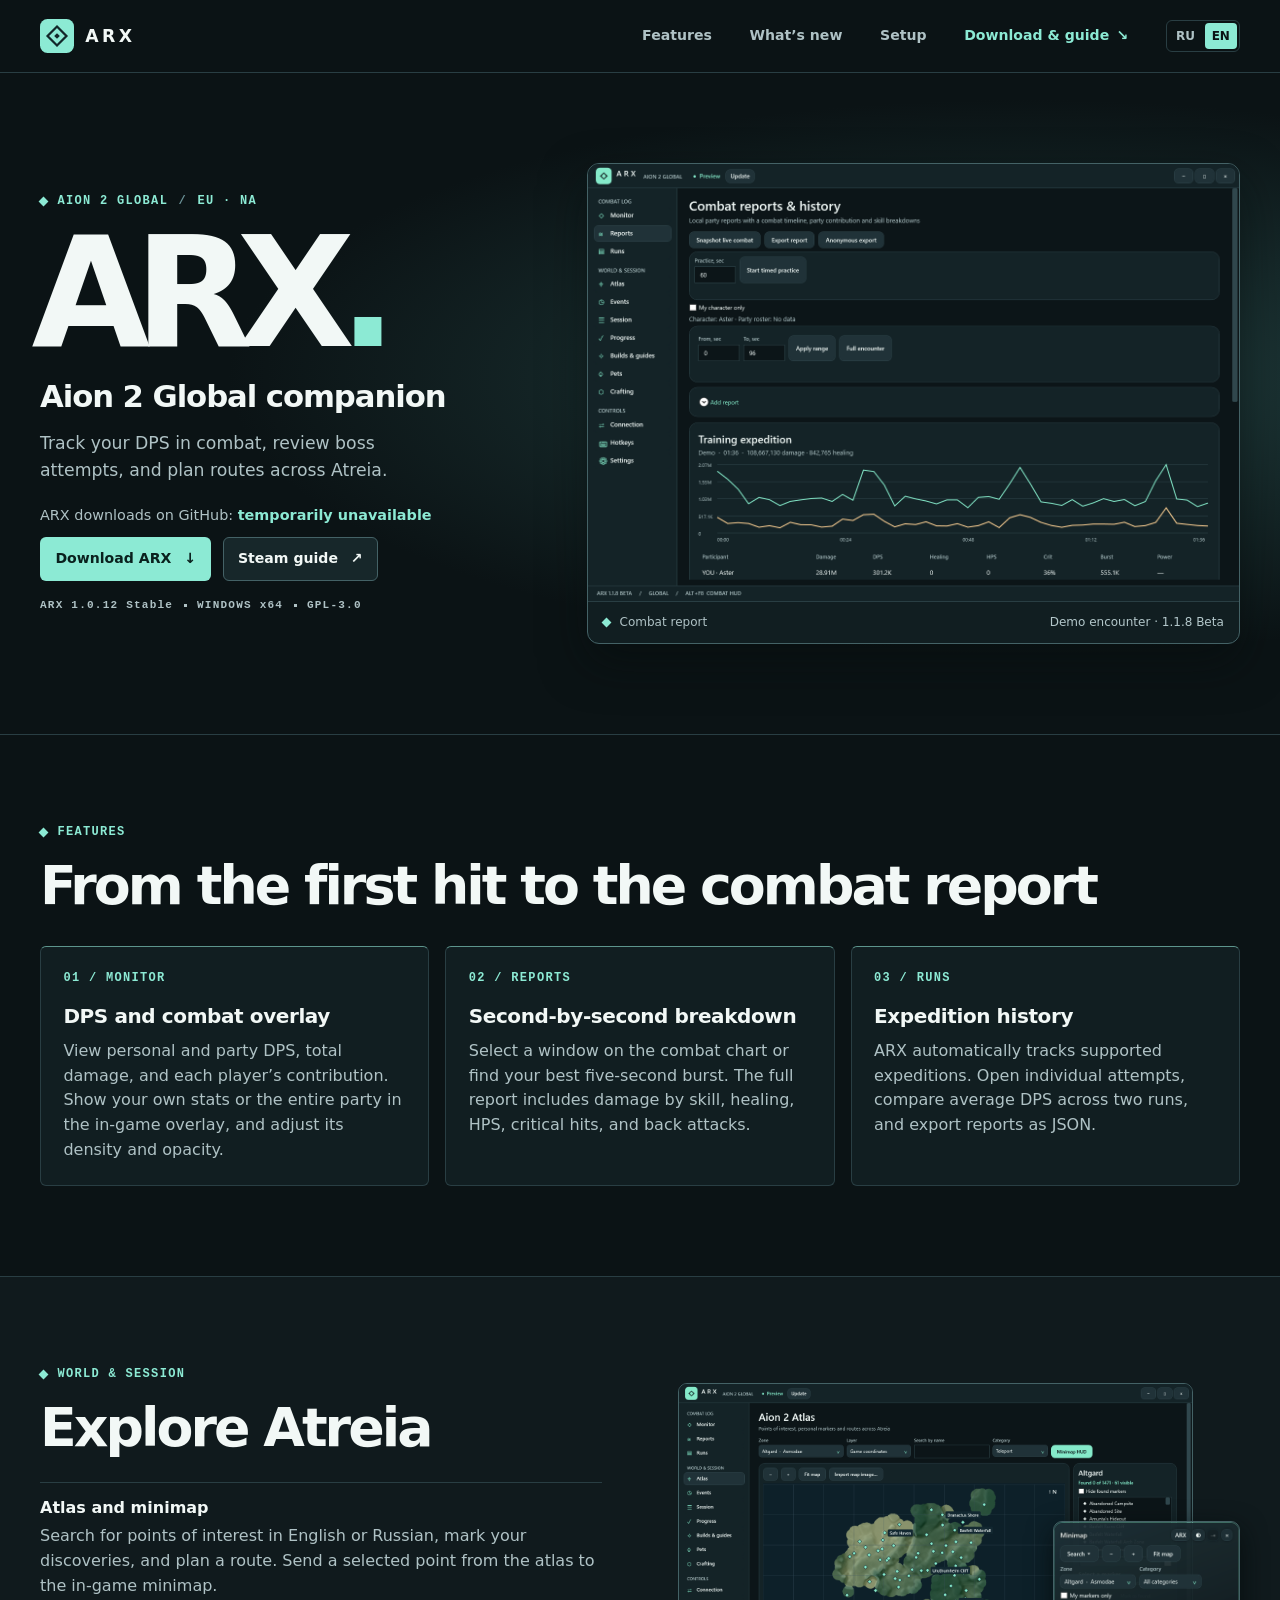
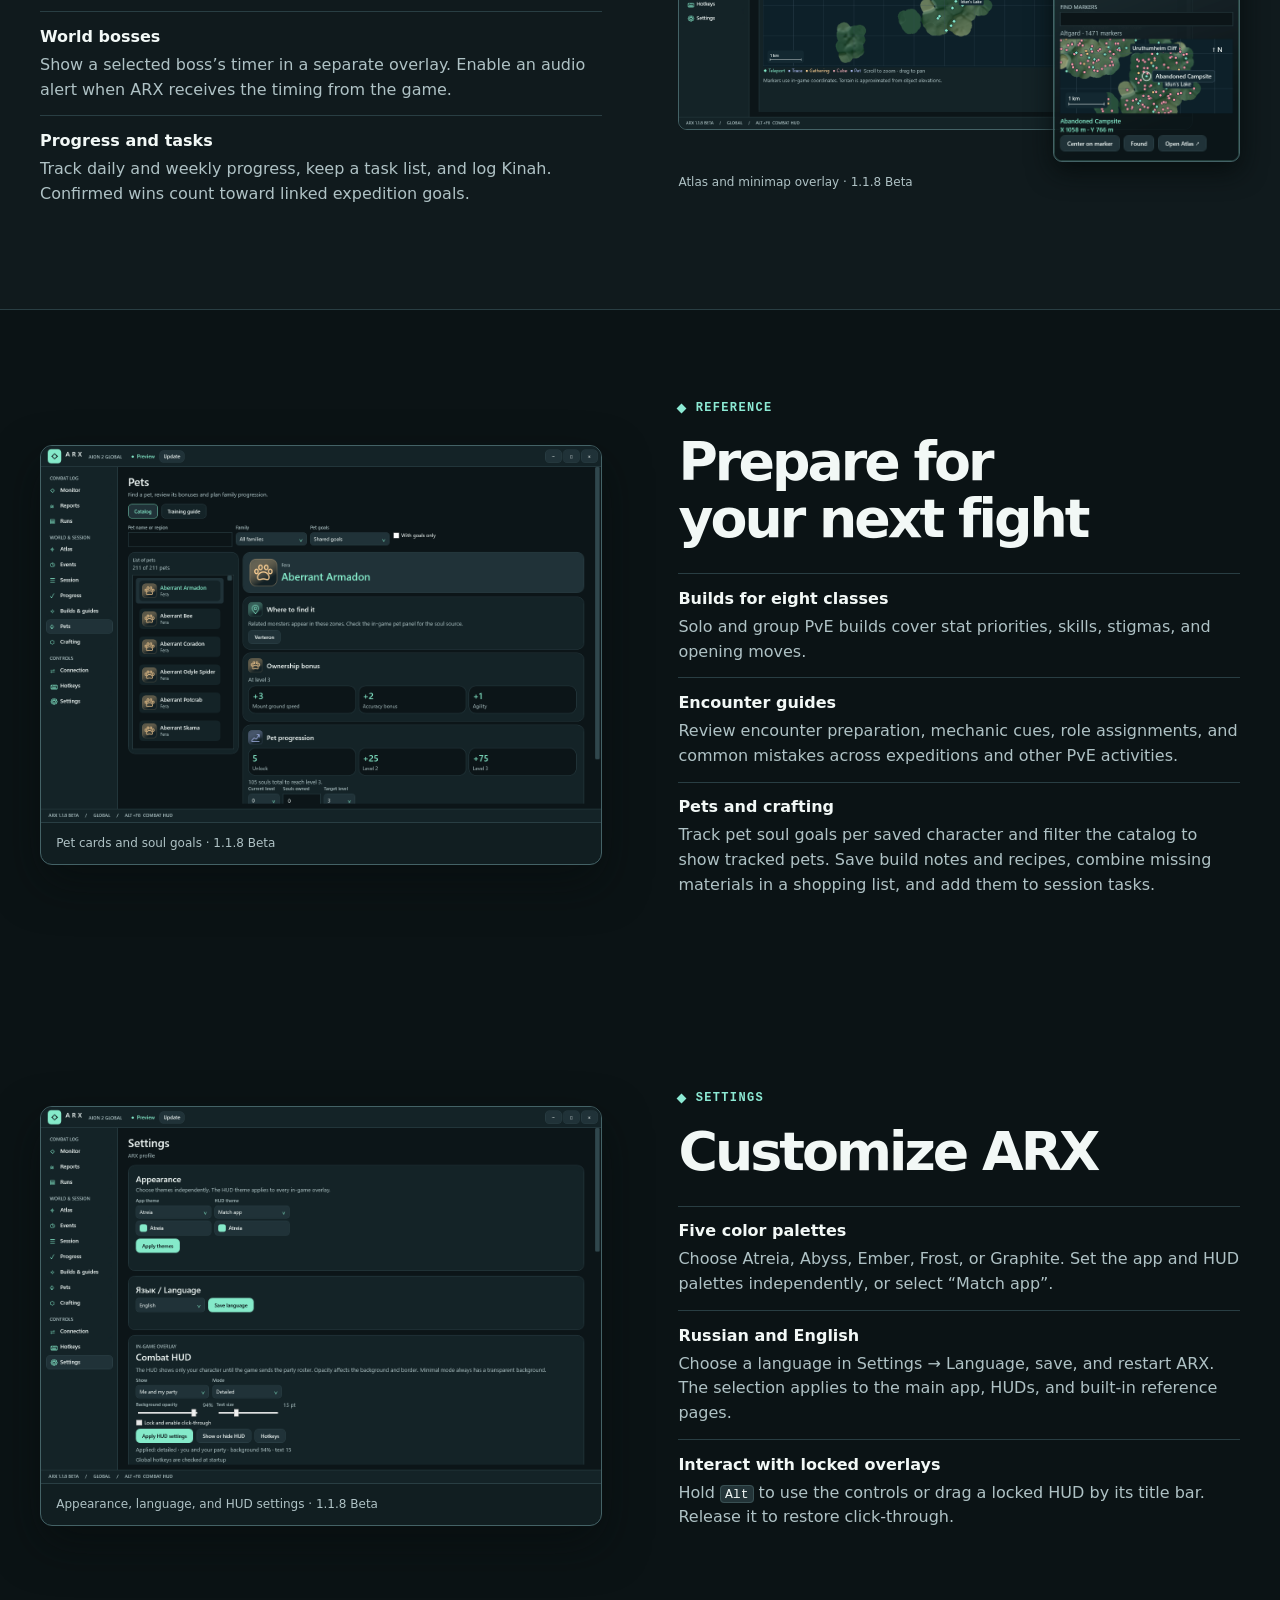
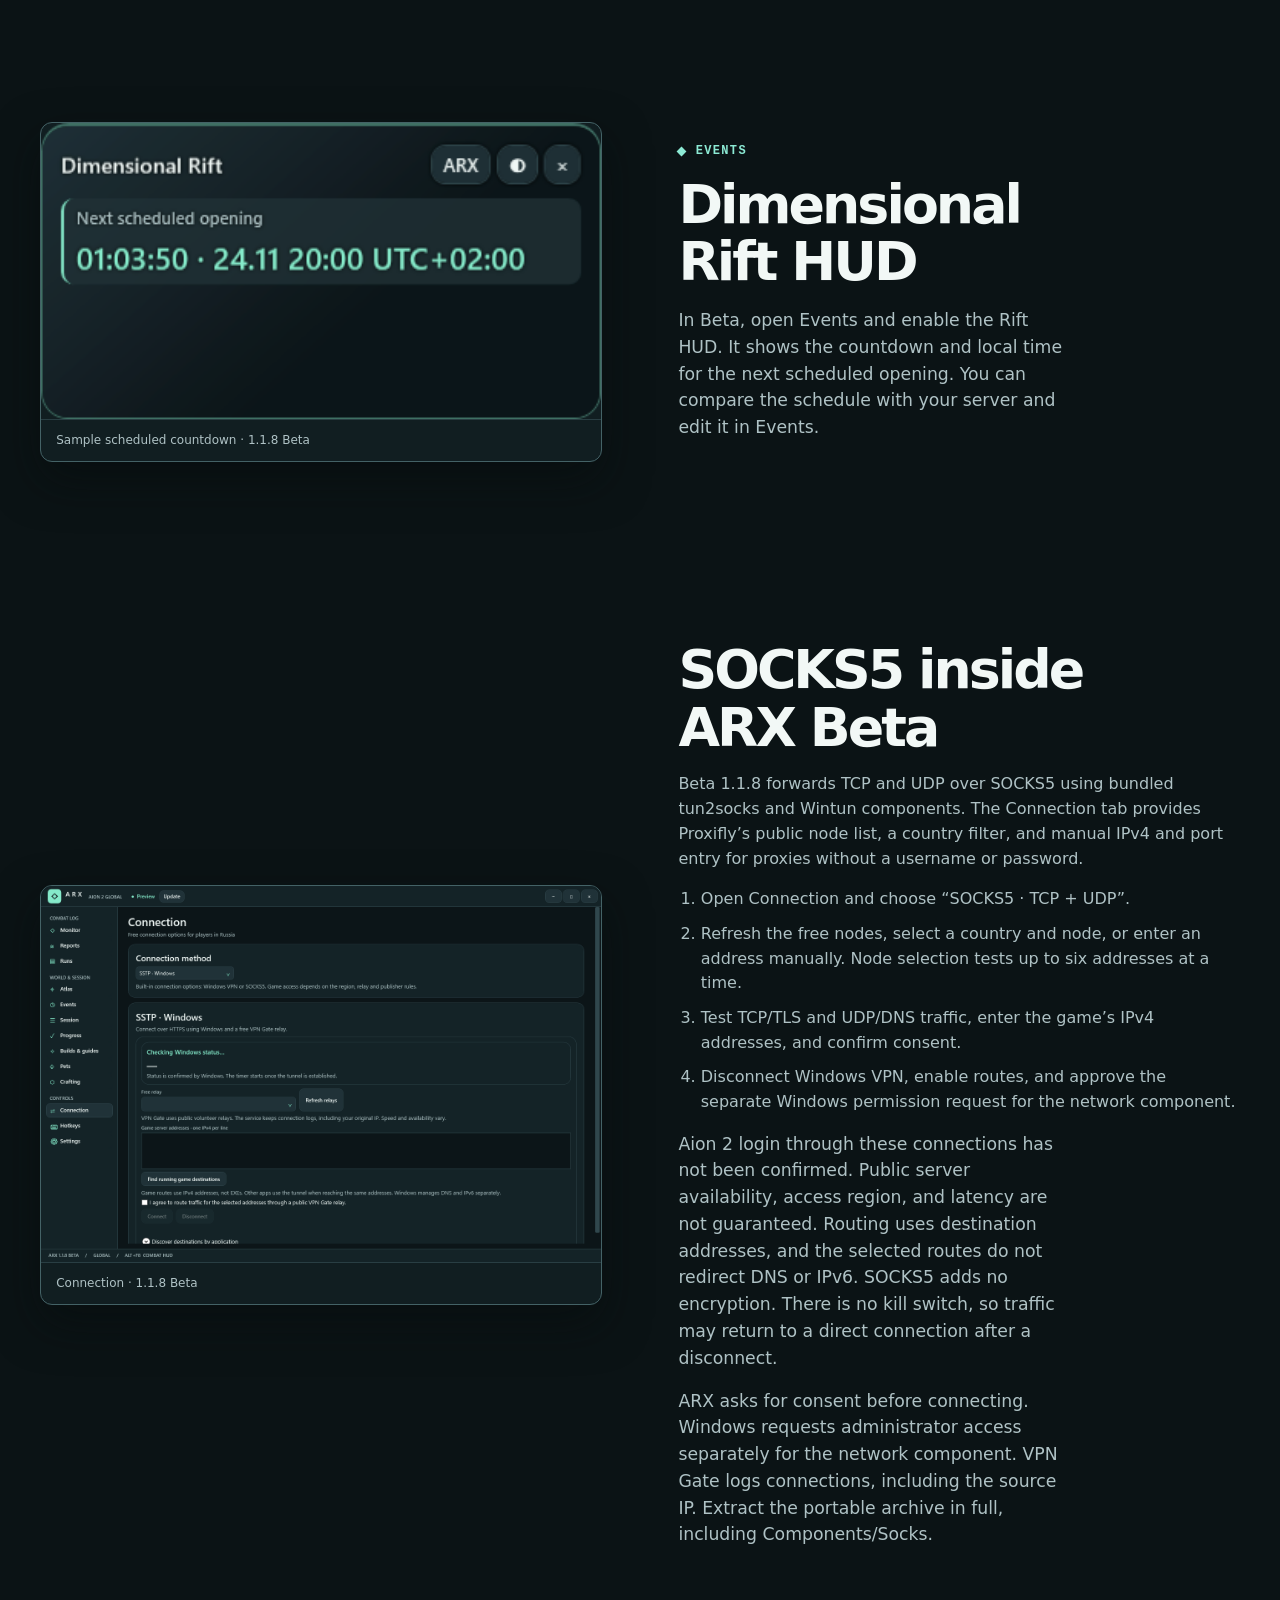
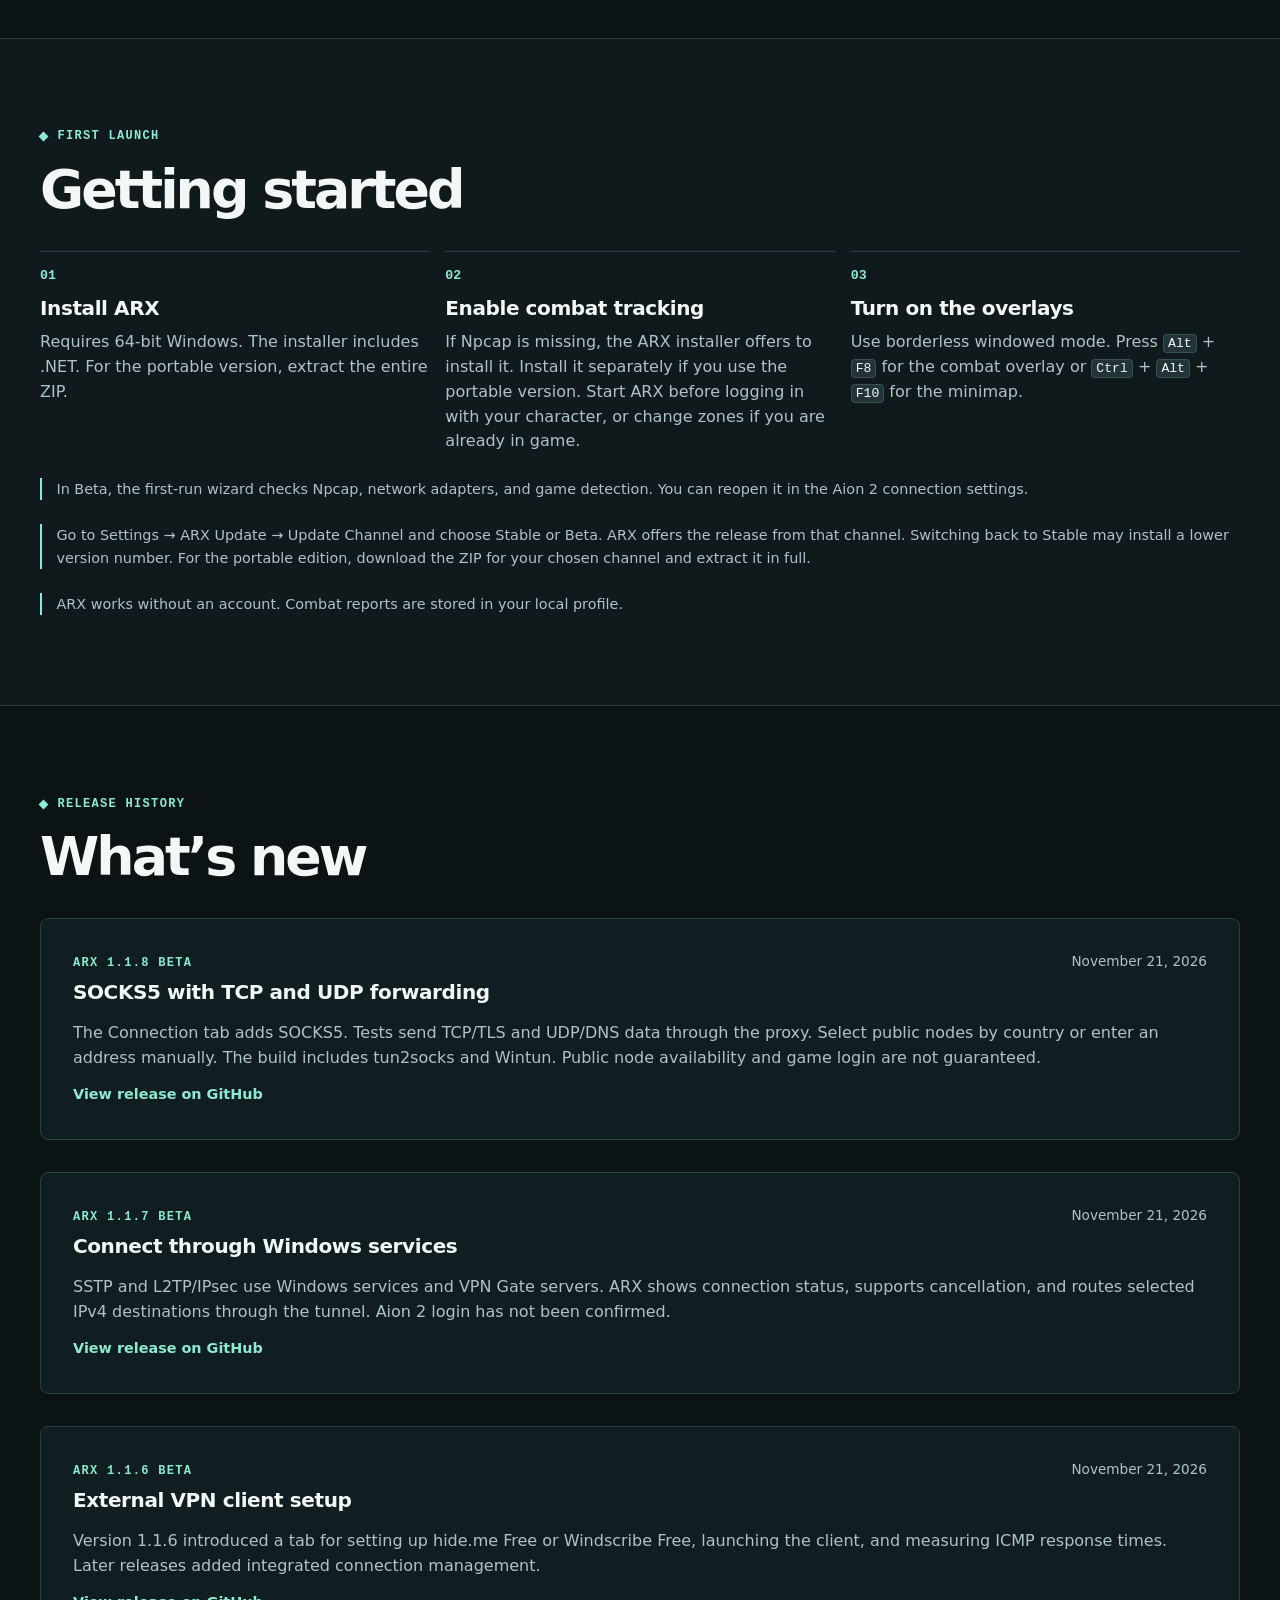
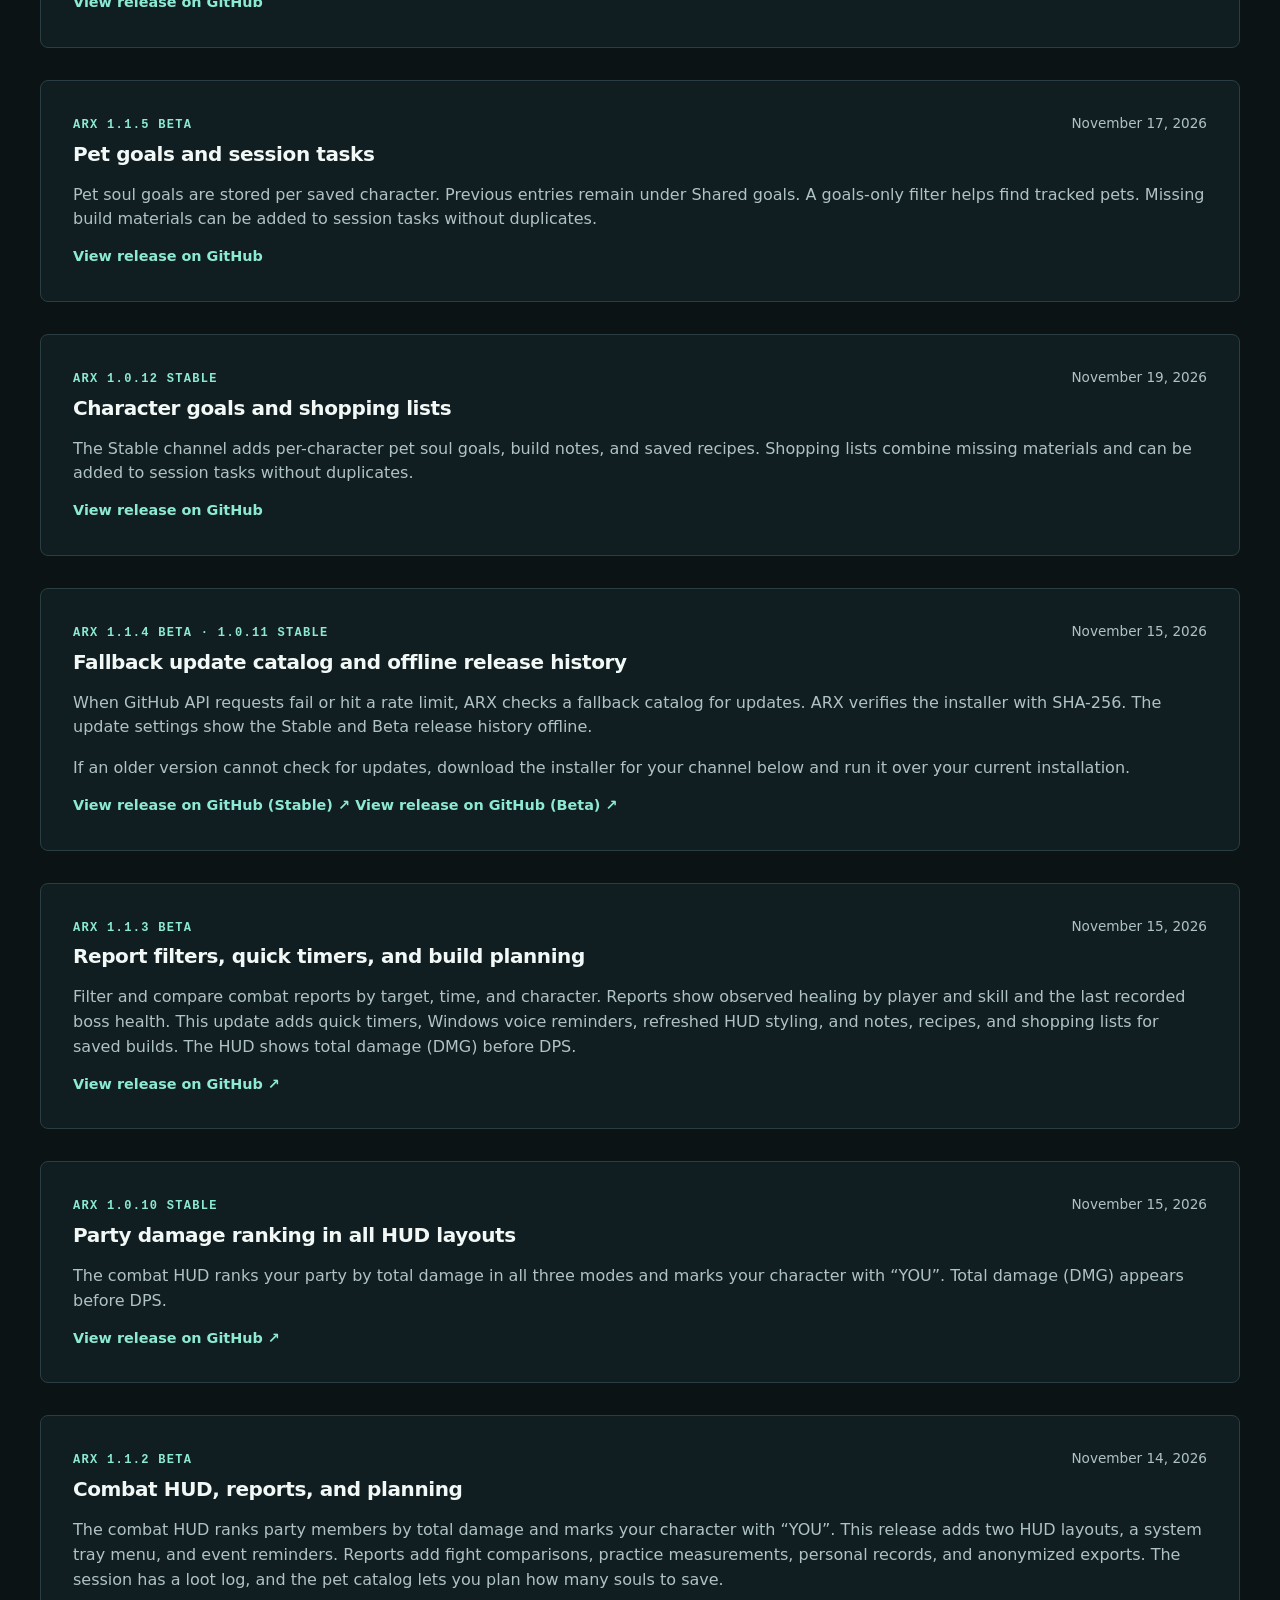
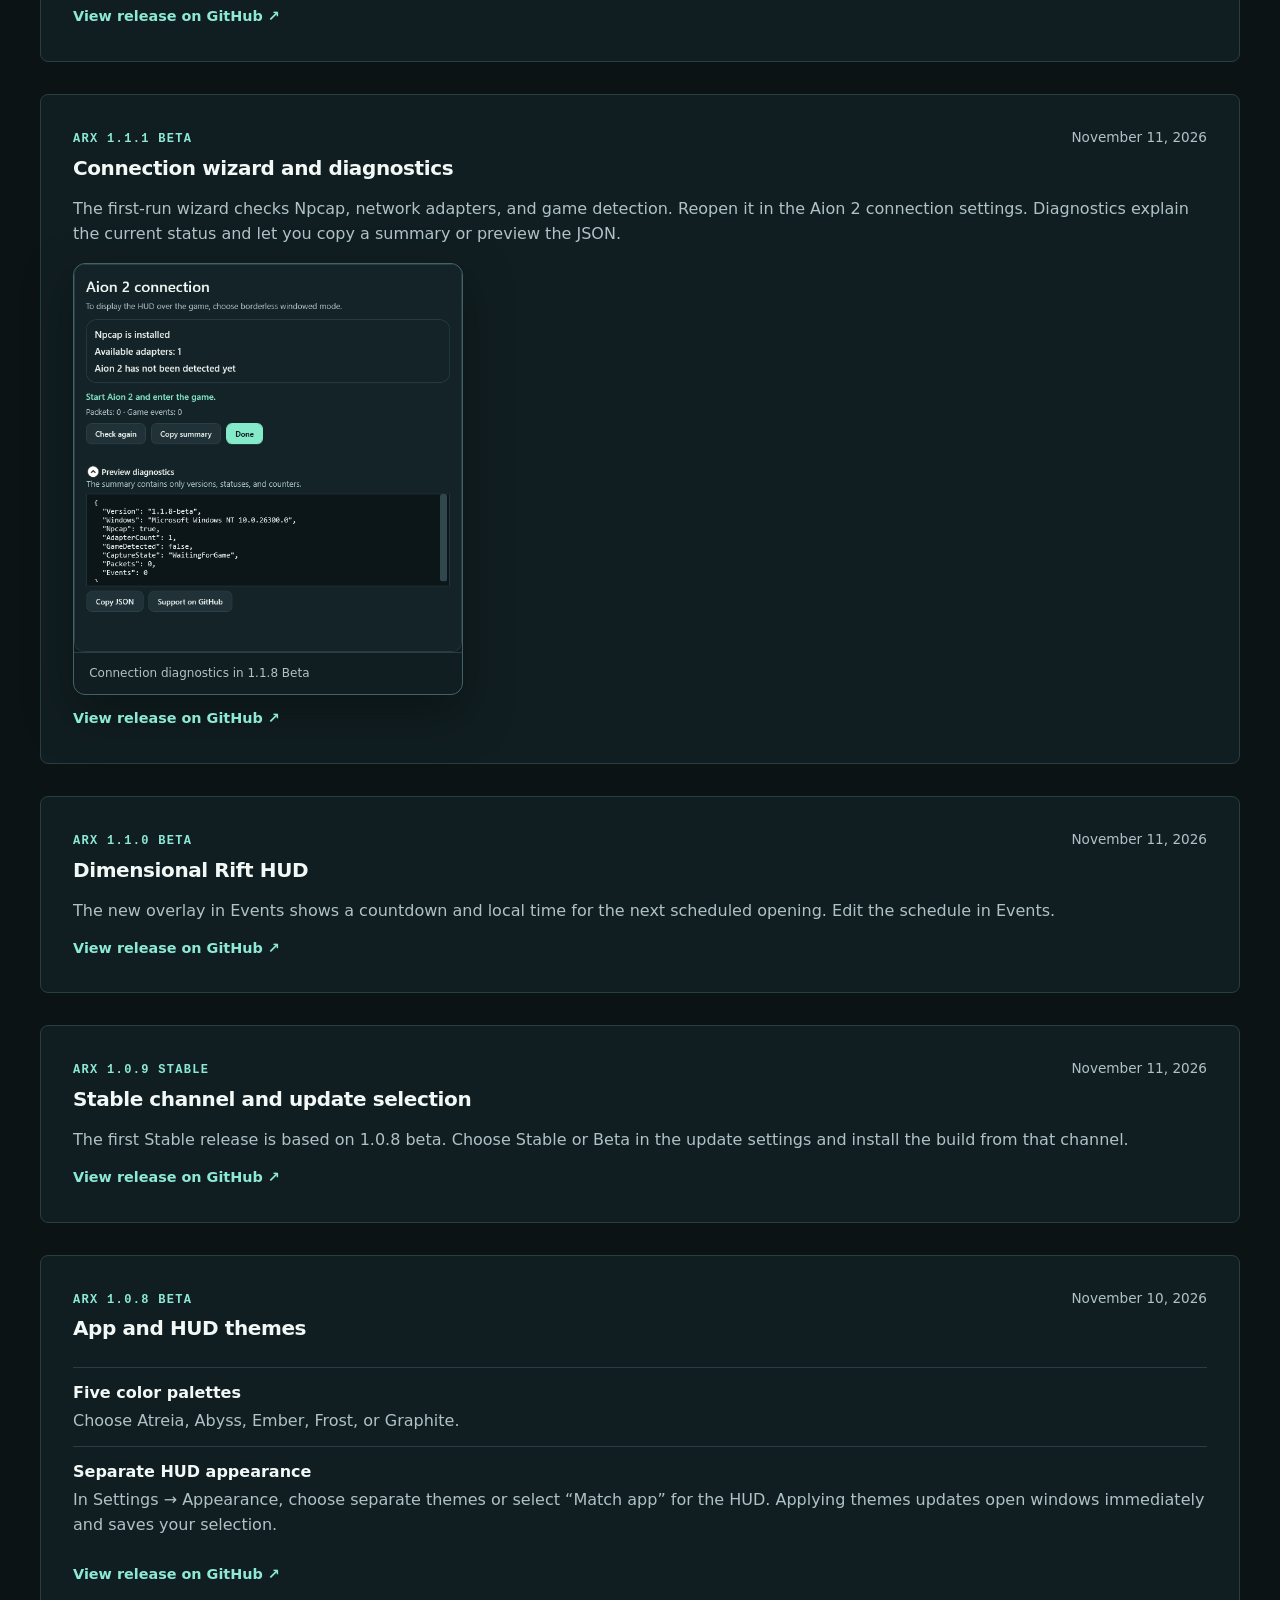
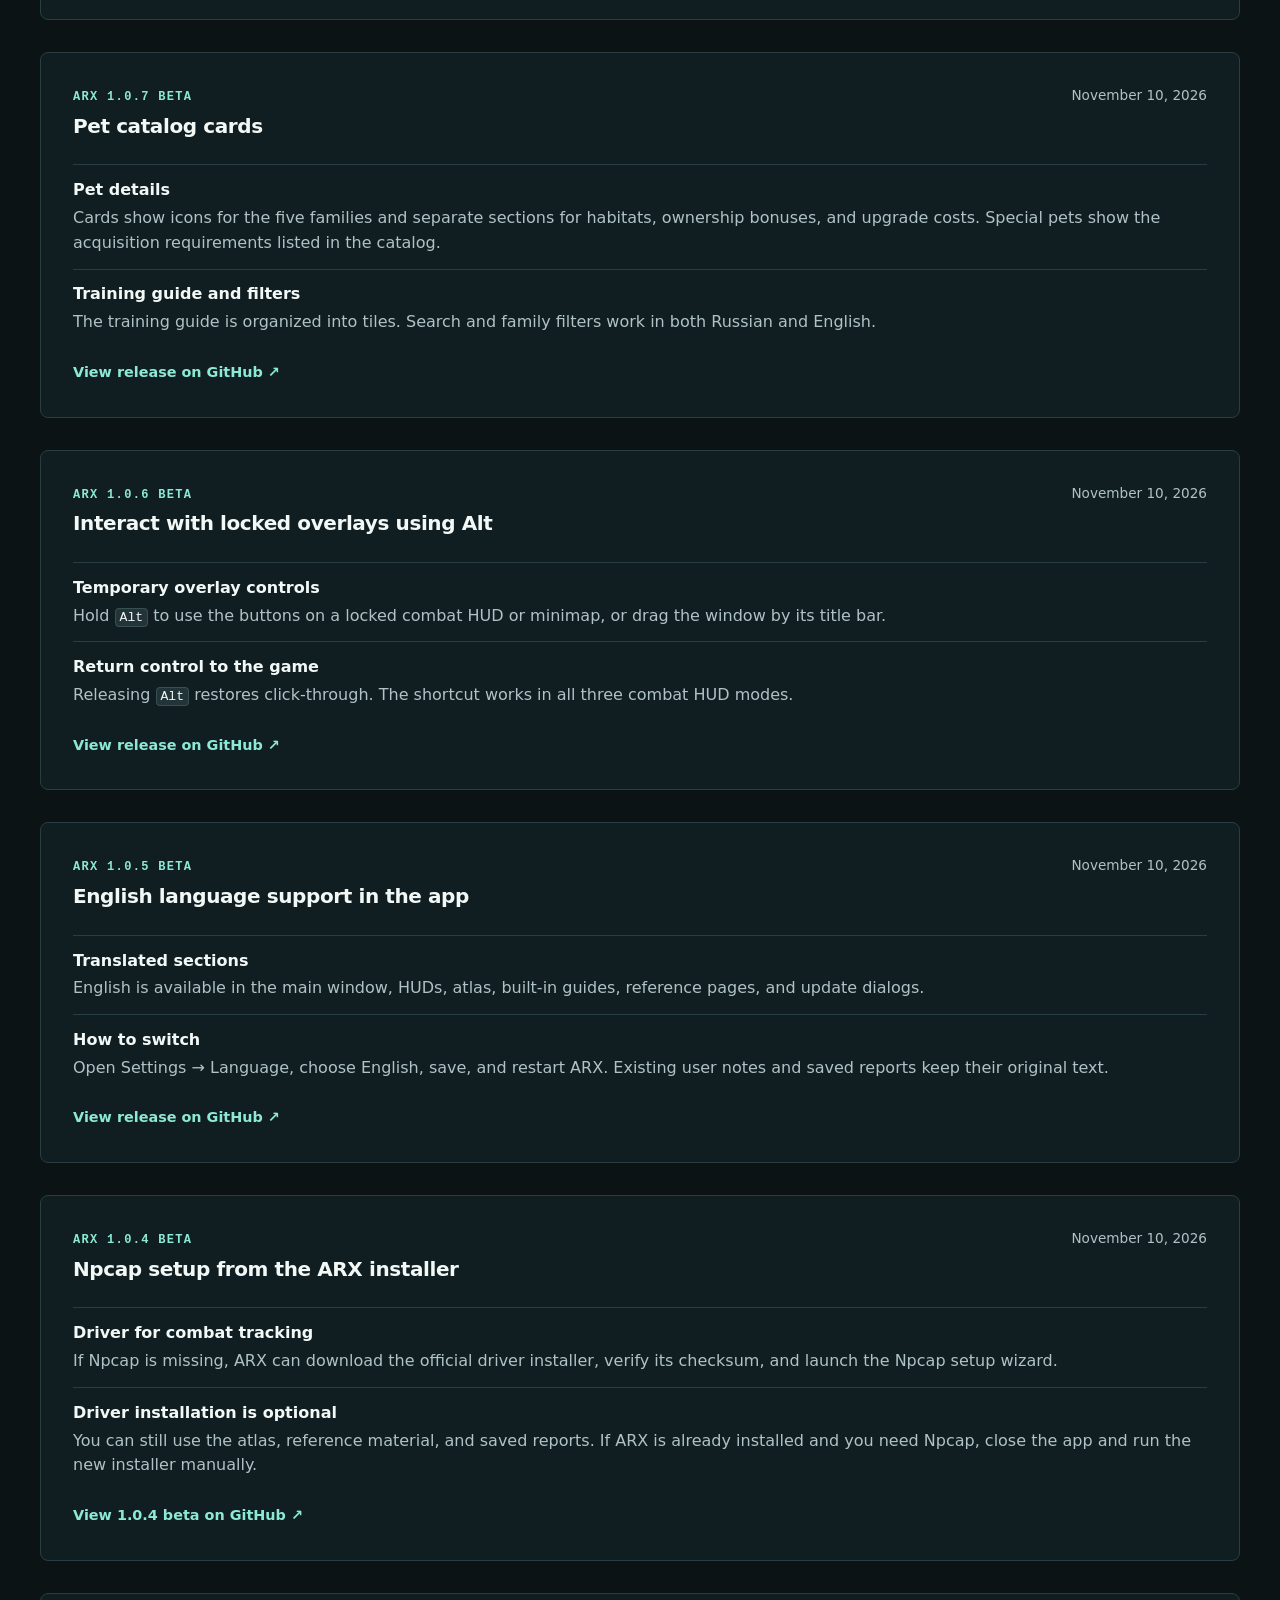
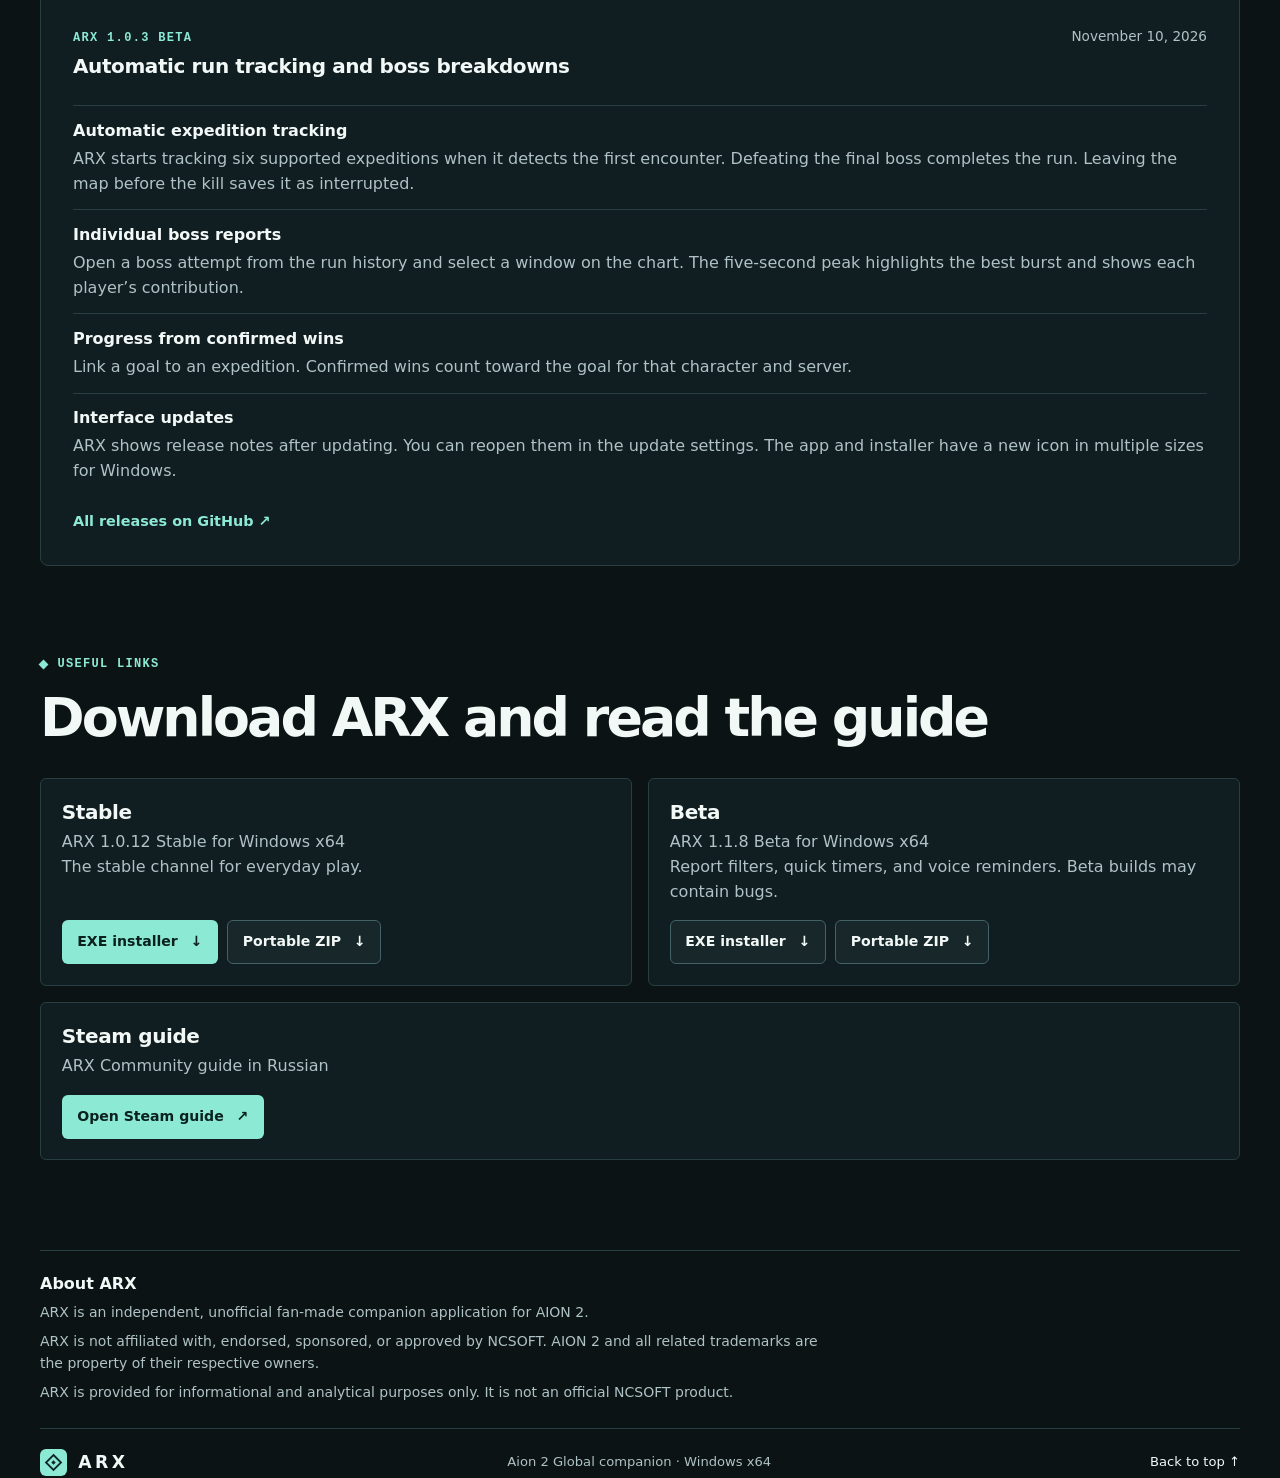
<file: en.html>
<!doctype html>
<html lang="en">
<head>
  <meta charset="utf-8">
  <meta name="viewport" content="width=device-width, initial-scale=1">
  <meta name="theme-color" content="#0b1315">
  <meta name="description" content="ARX is a Windows companion for Aion 2 Global with a DPS overlay, combat reports, expedition tracking, an atlas, boss timers, and character builds.">
  <title>ARX — Aion 2 Global Companion</title>
  <link rel="icon" href="assets/arx.svg" type="image/svg+xml">
  <link rel="alternate" hreflang="ru" href="./">
  <link rel="stylesheet" href="style.css?v=6">
  <script src="downloads.js?v=5" defer></script>
</head>
<body>
  <a class="skip-link" href="#main">Skip to content</a>
  <header class="site-header" id="top">
    <div class="wrap header-inner">
      <a class="brand" href="#top" aria-label="ARX home"><img src="assets/arx.svg" width="34" height="34" alt=""> ARX</a>
      <nav aria-label="Site navigation">
        <a href="#features">Features</a>
        <a href="#changelog">What’s new</a>
        <a href="#setup">Setup</a>
        <a class="nav-action" href="#links">Download &amp; guide <span aria-hidden="true">↘</span></a>
        <span class="language-switch" role="group" aria-label="Site language">
          <a href="./" hreflang="ru" lang="ru" aria-label="Русский">RU</a>
          <span aria-current="page">EN</span>
        </span>
      </nav>
    </div>
  </header>
  <main id="main">
    <section class="hero" aria-labelledby="hero-title">
      <div class="wrap hero-grid">
        <div>
          <p class="eyebrow"><span class="dot"></span> AION 2 GLOBAL <span class="slash">/</span> EU · NA</p>
          <h1 id="hero-title">ARX<span>.</span></h1>
          <p class="hero-subtitle">Aion 2 Global companion</p>
          <p class="hero-text">Track your DPS in combat, review boss attempts, and plan routes across Atreia.</p>
          <p class="download-count">ARX downloads on GitHub: <output id="download-count" data-unavailable="temporarily unavailable">checking…</output></p>
          <div class="actions">
            <a class="button primary" href="https://github.com/Kadjiru/ATX/releases/download/v1.0.12/ARX-Setup-1.0.12.exe" data-channel="stable" data-download="installer">Download ARX <span aria-hidden="true">↓</span></a>
            <a class="button secondary" href="https://steamcommunity.com/sharedfiles/filedetails/?id=3837440685">Steam guide <span aria-hidden="true">↗</span></a>
          </div>
          <p class="platform"><strong data-release-version="stable">ARX 1.0.12 Stable</strong> <span></span> WINDOWS x64 <span></span> GPL-3.0</p>
        </div>
        <figure class="hero-shot">
          <img src="assets/analysis-118-full-en.png" width="1340" height="900" alt="ARX combat report with a damage timeline and party statistics">
          <figcaption><span class="dot"></span> Combat report <span class="caption-note">Demo encounter · 1.1.8 Beta</span></figcaption>
        </figure>
      </div>
    </section>
    <section class="features wrap" id="features" aria-labelledby="features-title">
      <p class="eyebrow"><span class="dot"></span> FEATURES</p>
      <h2 id="features-title">From the first hit to the combat report</h2>
      <div class="feature-grid">
        <article>
          <p class="feature-index">01 / MONITOR</p>
          <h3>DPS and combat overlay</h3>
          <p>View personal and party DPS, total damage, and each player’s contribution. Show your own stats or the entire party in the in-game overlay, and adjust its density and opacity.</p>
        </article>
        <article>
          <p class="feature-index">02 / REPORTS</p>
          <h3>Second-by-second breakdown</h3>
          <p>Select a window on the combat chart or find your best five-second burst. The full report includes damage by skill, healing, HPS, critical hits, and back attacks.</p>
        </article>
        <article>
          <p class="feature-index">03 / RUNS</p>
          <h3>Expedition history</h3>
          <p>ARX automatically tracks supported expeditions. Open individual attempts, compare average DPS across two runs, and export reports as JSON.</p>
        </article>
      </div>
    </section>
    <section class="world" aria-labelledby="world-title">
      <div class="wrap split">
        <div class="world-copy">
          <p class="eyebrow"><span class="dot"></span> WORLD &amp; SESSION</p>
          <h2 id="world-title">Explore Atreia</h2>
          <dl class="detail-list">
            <div><dt>Atlas and minimap</dt><dd>Search for points of interest in English or Russian, mark your discoveries, and plan a route. Send a selected point from the atlas to the in-game minimap.</dd></div>
            <div><dt>World bosses</dt><dd>Show a selected boss’s timer in a separate overlay. Enable an audio alert when ARX receives the timing from the game.</dd></div>
            <div><dt>Progress and tasks</dt><dd>Track daily and weekly progress, keep a task list, and log Kinah. Confirmed wins count toward linked expedition goals.</dd></div>
          </dl>
        </div>
        <figure class="map-shots">
          <img class="atlas" src="assets/atlas-118-full-en.png" width="1340" height="900" loading="lazy" alt="The ARX atlas with teleport markers in Altgard">
          <img class="minimap" src="assets/hud-atlas-118-full-en.png" width="388" height="500" loading="lazy" alt="The minimap overlay with a selected marker in Altgard">
          <figcaption>Atlas and minimap overlay · 1.1.8 Beta</figcaption>
        </figure>
      </div>
    </section>
    <section class="wrap split reference" aria-labelledby="reference-title">
      <figure class="reference-shot">
        <img src="assets/pets-118-full-en.png" width="1340" height="900" loading="lazy" alt="ARX pet card with habitats, ownership bonuses, and upgrade costs">
        <figcaption>Pet cards and soul goals · 1.1.8 Beta</figcaption>
      </figure>
      <div>
        <p class="eyebrow"><span class="dot"></span> REFERENCE</p>
        <h2 id="reference-title">Prepare for your next fight</h2>
        <dl class="detail-list">
          <div><dt>Builds for eight classes</dt><dd>Solo and group PvE builds cover stat priorities, skills, stigmas, and opening moves.</dd></div>
          <div><dt>Encounter guides</dt><dd>Review encounter preparation, mechanic cues, role assignments, and common mistakes across expeditions and other PvE activities.</dd></div>
          <div><dt>Pets and crafting</dt><dd>Track pet soul goals per saved character and filter the catalog to show tracked pets. Save build notes and recipes, combine missing materials in a shopping list, and add them to session tasks.</dd></div>
        </dl>
      </div>
    </section>
    <section class="wrap split reference" aria-labelledby="appearance-title">
      <figure class="reference-shot">
        <img src="assets/settings-118-full-en.png" width="1340" height="900" loading="lazy" alt="ARX settings with appearance, language, and combat HUD controls">
        <figcaption>Appearance, language, and HUD settings · 1.1.8 Beta</figcaption>
      </figure>
      <div>
        <p class="eyebrow"><span class="dot"></span> SETTINGS</p>
        <h2 id="appearance-title">Customize ARX</h2>
        <dl class="detail-list">
          <div><dt>Five color palettes</dt><dd>Choose Atreia, Abyss, Ember, Frost, or Graphite. Set the app and HUD palettes independently, or select “Match app”.</dd></div>
          <div><dt>Russian and English</dt><dd>Choose a language in Settings → Language, save, and restart ARX. The selection applies to the main app, HUDs, and built-in reference pages.</dd></div>
          <div><dt>Interact with locked overlays</dt><dd>Hold <kbd>Alt</kbd> to use the controls or drag a locked HUD by its title bar. Release it to restore click-through.</dd></div>
        </dl>
      </div>
    </section>
    <section class="wrap split reference" aria-labelledby="rift-title">
      <figure class="reference-shot">
        <img src="assets/hud-rift-118-full-en.png" width="365" height="193" loading="lazy" alt="Dimensional Rift HUD showing a sample countdown and opening time">
        <figcaption>Sample scheduled countdown · 1.1.8 Beta</figcaption>
      </figure>
      <div>
        <p class="eyebrow"><span class="dot"></span> EVENTS</p>
        <h2 id="rift-title">Dimensional Rift HUD</h2>
        <p class="hero-text">In Beta, open Events and enable the Rift HUD. It shows the countdown and local time for the next scheduled opening. You can compare the schedule with your server and edit it in Events.</p>
      </div>
    </section>
    <section class="wrap split reference" aria-labelledby="network-title">
      <figure class="reference-shot">
        <img src="assets/network-connection-118-full-en.png" width="1340" height="900" loading="lazy" alt="ARX 1.1.8 Beta Connection tab">
        <figcaption>Connection · 1.1.8 Beta</figcaption>
      </figure>
      <div>
        <h2 id="network-title">SOCKS5 inside ARX Beta</h2>
        <p class="network-copy">Beta 1.1.8 forwards TCP and UDP over SOCKS5 using bundled tun2socks and Wintun components. The Connection tab provides Proxifly’s public node list, a country filter, and manual IPv4 and port entry for proxies without a username or password.</p>
        <ol class="network-steps">
          <li>Open Connection and choose “SOCKS5 · TCP + UDP”.</li>
          <li>Refresh the free nodes, select a country and node, or enter an address manually. Node selection tests up to six addresses at a time.</li>
          <li>Test TCP/TLS and UDP/DNS traffic, enter the game’s IPv4 addresses, and confirm consent.</li>
          <li>Disconnect Windows VPN, enable routes, and approve the separate Windows permission request for the network component.</li>
        </ol>
        <p class="hero-text">Aion 2 login through these connections has not been confirmed. Public server availability, access region, and latency are not guaranteed. Routing uses destination addresses, and the selected routes do not redirect DNS or IPv6. SOCKS5 adds no encryption. There is no kill switch, so traffic may return to a direct connection after a disconnect.</p>
        <p class="hero-text">ARX asks for consent before connecting. Windows requests administrator access separately for the network component. VPN Gate logs connections, including the source IP. Extract the portable archive in full, including Components/Socks.</p>
      </div>
    </section>
    <section class="setup" id="setup" aria-labelledby="setup-title">
      <div class="wrap">
        <p class="eyebrow"><span class="dot"></span> FIRST LAUNCH</p>
        <h2 id="setup-title">Getting started</h2>
        <ol class="setup-list">
          <li><h3>Install ARX</h3><p>Requires 64-bit Windows. The installer includes .NET. For the portable version, extract the entire ZIP.</p></li>
          <li><h3>Enable combat tracking</h3><p>If Npcap is missing, the ARX installer offers to install it. Install it separately if you use the portable version. Start ARX before logging in with your character, or change zones if you are already in game.</p></li>
          <li><h3>Turn on the overlays</h3><p>Use borderless windowed mode. Press <kbd>Alt</kbd> + <kbd>F8</kbd> for the combat overlay or <kbd>Ctrl</kbd> + <kbd>Alt</kbd> + <kbd>F10</kbd> for the minimap.</p></li>
        </ol>
        <p class="setup-note">In Beta, the first-run wizard checks Npcap, network adapters, and game detection. You can reopen it in the Aion 2 connection settings.</p>
        <p class="setup-note">Go to Settings → ARX Update → Update Channel and choose Stable or Beta. ARX offers the release from that channel. Switching back to Stable may install a lower version number. For the portable edition, download the ZIP for your chosen channel and extract it in full.</p>
        <p class="setup-note">ARX works without an account. Combat reports are stored in your local profile.</p>
      </div>
    </section>
    <section class="wrap changelog" id="changelog" aria-labelledby="changelog-title">
      <p class="eyebrow"><span class="dot"></span> RELEASE HISTORY</p>
      <h2 id="changelog-title">What’s new</h2>
      <article class="release" id="release-1-1-8">
        <header class="release-header">
          <div><p class="feature-index">ARX 1.1.8 BETA</p><h3>SOCKS5 with TCP and UDP forwarding</h3></div>
          <time datetime="2026-11-21">November 21, 2026</time>
        </header>
        <p>The Connection tab adds SOCKS5. Tests send TCP/TLS and UDP/DNS data through the proxy. Select public nodes by country or enter an address manually. The build includes tun2socks and Wintun. Public node availability and game login are not guaranteed.</p>
        <a class="release-link" href="https://github.com/Kadjiru/ATX/releases/tag/v1.1.8-beta">View release on GitHub</a>
      </article>
      <article class="release" id="release-1-1-7">
        <header class="release-header">
          <div><p class="feature-index">ARX 1.1.7 BETA</p><h3>Connect through Windows services</h3></div>
          <time datetime="2026-11-21">November 21, 2026</time>
        </header>
        <p>SSTP and L2TP/IPsec use Windows services and VPN Gate servers. ARX shows connection status, supports cancellation, and routes selected IPv4 destinations through the tunnel. Aion 2 login has not been confirmed.</p>
        <a class="release-link" href="https://github.com/Kadjiru/ATX/releases/tag/v1.1.7-beta">View release on GitHub</a>
      </article>
      <article class="release" id="release-1-1-6">
        <header class="release-header">
          <div><p class="feature-index">ARX 1.1.6 BETA</p><h3>External VPN client setup</h3></div>
          <time datetime="2026-11-21">November 21, 2026</time>
        </header>
        <p>Version 1.1.6 introduced a tab for setting up hide.me Free or Windscribe Free, launching the client, and measuring ICMP response times. Later releases added integrated connection management.</p>
        <a class="release-link" href="https://github.com/Kadjiru/ATX/releases/tag/v1.1.6-beta">View release on GitHub</a>
      </article>
      <article class="release" id="release-1-1-5">
        <header class="release-header">
          <div><p class="feature-index">ARX 1.1.5 BETA</p><h3>Pet goals and session tasks</h3></div>
          <time datetime="2026-11-17">November 17, 2026</time>
        </header>
        <p>Pet soul goals are stored per saved character. Previous entries remain under Shared goals. A goals-only filter helps find tracked pets. Missing build materials can be added to session tasks without duplicates.</p>
        <a class="release-link" href="https://github.com/Kadjiru/ATX/releases/tag/v1.1.5-beta">View release on GitHub</a>
      </article>
      <article class="release" id="release-1-0-12">
        <header class="release-header">
          <div><p class="feature-index">ARX 1.0.12 STABLE</p><h3>Character goals and shopping lists</h3></div>
          <time datetime="2026-11-19">November 19, 2026</time>
        </header>
        <p>The Stable channel adds per-character pet soul goals, build notes, and saved recipes. Shopping lists combine missing materials and can be added to session tasks without duplicates.</p>
        <a class="release-link" href="https://github.com/Kadjiru/ATX/releases/tag/v1.0.12">View release on GitHub</a>
      </article>
      <article class="release" id="release-1-1-4">
        <header class="release-header">
          <div>
            <p class="feature-index">ARX 1.1.4 BETA · 1.0.11 STABLE</p>
            <h3>Fallback update catalog and offline release history</h3>
          </div>
          <time datetime="2026-11-15">November 15, 2026</time>
        </header>
        <p>When GitHub API requests fail or hit a rate limit, ARX checks a fallback catalog for updates. ARX verifies the installer with SHA-256. The update settings show the Stable and Beta release history offline.</p>
        <p>If an older version cannot check for updates, download the installer for your channel below and run it over your current installation.</p>
        <a class="release-link" href="https://github.com/Kadjiru/ATX/releases/tag/v1.0.11">View release on GitHub (Stable) <span aria-hidden="true">↗</span></a>
        <a class="release-link" href="https://github.com/Kadjiru/ATX/releases/tag/v1.1.4-beta">View release on GitHub (Beta) <span aria-hidden="true">↗</span></a>
      </article>
      <article class="release" id="release-1-1-3">
        <header class="release-header">
          <div>
            <p class="feature-index">ARX 1.1.3 BETA</p>
            <h3>Report filters, quick timers, and build planning</h3>
          </div>
          <time datetime="2026-11-15">November 15, 2026</time>
        </header>
        <p>Filter and compare combat reports by target, time, and character. Reports show observed healing by player and skill and the last recorded boss health. This update adds quick timers, Windows voice reminders, refreshed HUD styling, and notes, recipes, and shopping lists for saved builds. The HUD shows total damage (DMG) before DPS.</p>
        <a class="release-link" href="https://github.com/Kadjiru/ATX/releases/tag/v1.1.3-beta">View release on GitHub <span aria-hidden="true">↗</span></a>
      </article>
      <article class="release" id="release-1-0-10">
        <header class="release-header">
          <div>
            <p class="feature-index">ARX 1.0.10 STABLE</p>
            <h3>Party damage ranking in all HUD layouts</h3>
          </div>
          <time datetime="2026-11-15">November 15, 2026</time>
        </header>
        <p>The combat HUD ranks your party by total damage in all three modes and marks your character with “YOU”. Total damage (DMG) appears before DPS.</p>
        <a class="release-link" href="https://github.com/Kadjiru/ATX/releases/tag/v1.0.10">View release on GitHub <span aria-hidden="true">↗</span></a>
      </article>
      <article class="release" id="release-1-1-2">
        <header class="release-header">
          <div>
            <p class="feature-index">ARX 1.1.2 BETA</p>
            <h3>Combat HUD, reports, and planning</h3>
          </div>
          <time datetime="2026-11-14">November 14, 2026</time>
        </header>
        <p>The combat HUD ranks party members by total damage and marks your character with “YOU”. This release adds two HUD layouts, a system tray menu, and event reminders. Reports add fight comparisons, practice measurements, personal records, and anonymized exports. The session has a loot log, and the pet catalog lets you plan how many souls to save.</p>
        <a class="release-link" href="https://github.com/Kadjiru/ATX/releases/tag/v1.1.2-beta">View release on GitHub <span aria-hidden="true">↗</span></a>
      </article>
      <article class="release" id="release-1-1-1">
        <header class="release-header">
          <div>
            <p class="feature-index">ARX 1.1.1 BETA</p>
            <h3>Connection wizard and diagnostics</h3>
          </div>
          <time datetime="2026-11-11">November 11, 2026</time>
        </header>
        <p>The first-run wizard checks Npcap, network adapters, and game detection. Reopen it in the Aion 2 connection settings. Diagnostics explain the current status and let you copy a summary or preview the JSON.</p>
        <figure class="reference-shot release-preview">
          <img src="assets/connection-118-full-en.png" width="620" height="620" loading="lazy" alt="Aion 2 connection wizard with the diagnostics preview open">
          <figcaption>Connection diagnostics in 1.1.8 Beta</figcaption>
        </figure>
        <a class="release-link" href="https://github.com/Kadjiru/ATX/releases/tag/v1.1.1-beta">View release on GitHub <span aria-hidden="true">↗</span></a>
      </article>
      <article class="release" id="release-1-1-0">
        <header class="release-header">
          <div>
            <p class="feature-index">ARX 1.1.0 BETA</p>
            <h3>Dimensional Rift HUD</h3>
          </div>
          <time datetime="2026-11-11">November 11, 2026</time>
        </header>
        <p>The new overlay in Events shows a countdown and local time for the next scheduled opening. Edit the schedule in Events.</p>
        <a class="release-link" href="https://github.com/Kadjiru/ATX/releases/tag/v1.1.0-beta">View release on GitHub <span aria-hidden="true">↗</span></a>
      </article>
      <article class="release" id="release-1-0-9">
        <header class="release-header">
          <div>
            <p class="feature-index">ARX 1.0.9 STABLE</p>
            <h3>Stable channel and update selection</h3>
          </div>
          <time datetime="2026-11-11">November 11, 2026</time>
        </header>
        <p>The first Stable release is based on 1.0.8 beta. Choose Stable or Beta in the update settings and install the build from that channel.</p>
        <a class="release-link" href="https://github.com/Kadjiru/ATX/releases/tag/v1.0.9">View release on GitHub <span aria-hidden="true">↗</span></a>
      </article>
      <article class="release" id="release-1-0-8">
        <header class="release-header">
          <div>
            <p class="feature-index">ARX 1.0.8 BETA</p>
            <h3>App and HUD themes</h3>
          </div>
          <time datetime="2026-11-10">November 10, 2026</time>
        </header>
        <dl class="detail-list">
          <div><dt>Five color palettes</dt><dd>Choose Atreia, Abyss, Ember, Frost, or Graphite.</dd></div>
          <div><dt>Separate HUD appearance</dt><dd>In Settings → Appearance, choose separate themes or select “Match app” for the HUD. Applying themes updates open windows immediately and saves your selection.</dd></div>
        </dl>
        <a class="release-link" href="https://github.com/Kadjiru/ATX/releases/tag/v1.0.8-beta">View release on GitHub <span aria-hidden="true">↗</span></a>
      </article>
      <article class="release" id="release-1-0-7">
        <header class="release-header">
          <div>
            <p class="feature-index">ARX 1.0.7 BETA</p>
            <h3>Pet catalog cards</h3>
          </div>
          <time datetime="2026-11-10">November 10, 2026</time>
        </header>
        <dl class="detail-list">
          <div><dt>Pet details</dt><dd>Cards show icons for the five families and separate sections for habitats, ownership bonuses, and upgrade costs. Special pets show the acquisition requirements listed in the catalog.</dd></div>
          <div><dt>Training guide and filters</dt><dd>The training guide is organized into tiles. Search and family filters work in both Russian and English.</dd></div>
        </dl>
        <a class="release-link" href="https://github.com/Kadjiru/ATX/releases/tag/v1.0.7-beta">View release on GitHub <span aria-hidden="true">↗</span></a>
      </article>
      <article class="release" id="release-1-0-6">
        <header class="release-header">
          <div>
            <p class="feature-index">ARX 1.0.6 BETA</p>
            <h3>Interact with locked overlays using Alt</h3>
          </div>
          <time datetime="2026-11-10">November 10, 2026</time>
        </header>
        <dl class="detail-list">
          <div><dt>Temporary overlay controls</dt><dd>Hold <kbd>Alt</kbd> to use the buttons on a locked combat HUD or minimap, or drag the window by its title bar.</dd></div>
          <div><dt>Return control to the game</dt><dd>Releasing <kbd>Alt</kbd> restores click-through. The shortcut works in all three combat HUD modes.</dd></div>
        </dl>
        <a class="release-link" href="https://github.com/Kadjiru/ATX/releases/tag/v1.0.6-beta">View release on GitHub <span aria-hidden="true">↗</span></a>
      </article>
      <article class="release" id="release-1-0-5">
        <header class="release-header">
          <div>
            <p class="feature-index">ARX 1.0.5 BETA</p>
            <h3>English language support in the app</h3>
          </div>
          <time datetime="2026-11-10">November 10, 2026</time>
        </header>
        <dl class="detail-list">
          <div><dt>Translated sections</dt><dd>English is available in the main window, HUDs, atlas, built-in guides, reference pages, and update dialogs.</dd></div>
          <div><dt>How to switch</dt><dd>Open Settings → Language, choose English, save, and restart ARX. Existing user notes and saved reports keep their original text.</dd></div>
        </dl>
        <a class="release-link" href="https://github.com/Kadjiru/ATX/releases/tag/v1.0.5-beta">View release on GitHub <span aria-hidden="true">↗</span></a>
      </article>
      <article class="release" id="release-1-0-4">
        <header class="release-header">
          <div>
            <p class="feature-index">ARX 1.0.4 BETA</p>
            <h3>Npcap setup from the ARX installer</h3>
          </div>
          <time datetime="2026-11-10">November 10, 2026</time>
        </header>
        <dl class="detail-list">
          <div><dt>Driver for combat tracking</dt><dd>If Npcap is missing, ARX can download the official driver installer, verify its checksum, and launch the Npcap setup wizard.</dd></div>
          <div><dt>Driver installation is optional</dt><dd>You can still use the atlas, reference material, and saved reports. If ARX is already installed and you need Npcap, close the app and run the new installer manually.</dd></div>
        </dl>
        <a class="release-link" href="https://github.com/Kadjiru/ATX/releases/tag/v1.0.4-beta">View 1.0.4 beta on GitHub <span aria-hidden="true">↗</span></a>
      </article>
      <article class="release">
        <header class="release-header">
          <div>
            <p class="feature-index">ARX 1.0.3 BETA</p>
            <h3>Automatic run tracking and boss breakdowns</h3>
          </div>
          <time datetime="2026-11-10">November 10, 2026</time>
        </header>
        <dl class="detail-list">
          <div><dt>Automatic expedition tracking</dt><dd>ARX starts tracking six supported expeditions when it detects the first encounter. Defeating the final boss completes the run. Leaving the map before the kill saves it as interrupted.</dd></div>
          <div><dt>Individual boss reports</dt><dd>Open a boss attempt from the run history and select a window on the chart. The five-second peak highlights the best burst and shows each player’s contribution.</dd></div>
          <div><dt>Progress from confirmed wins</dt><dd>Link a goal to an expedition. Confirmed wins count toward the goal for that character and server.</dd></div>
          <div><dt>Interface updates</dt><dd>ARX shows release notes after updating. You can reopen them in the update settings. The app and installer have a new icon in multiple sizes for Windows.</dd></div>
        </dl>
        <a class="release-link" href="https://github.com/Kadjiru/ATX/releases">All releases on GitHub <span aria-hidden="true">↗</span></a>
      </article>
    </section>
    <section class="wrap downloads" id="links" aria-labelledby="links-title">
      <p class="eyebrow"><span class="dot"></span> USEFUL LINKS</p>
      <h2 id="links-title">Download ARX and read the guide</h2>
      <div class="download-grid">
        <article id="download">
          <div>
            <h3>Stable</h3>
            <p><span data-release-version="stable">ARX 1.0.12 Stable</span> for Windows x64</p>
            <p>The stable channel for everyday play.</p>
          </div>
          <div class="download-actions">
            <a class="button primary" href="https://github.com/Kadjiru/ATX/releases/download/v1.0.12/ARX-Setup-1.0.12.exe" data-channel="stable" data-download="installer">EXE installer <span aria-hidden="true">↓</span></a>
            <a class="button secondary" href="https://github.com/Kadjiru/ATX/releases/download/v1.0.12/ARX-1.0.12-win-x64.zip" data-channel="stable" data-download="portable">Portable ZIP <span aria-hidden="true">↓</span></a>
          </div>
        </article>
        <article>
          <div>
            <h3>Beta</h3>
            <p><span data-release-version="beta">ARX 1.1.8 Beta</span> for Windows x64</p>
            <p>Report filters, quick timers, and voice reminders. Beta builds may contain bugs.</p>
          </div>
          <div class="download-actions">
            <a class="button secondary" href="https://github.com/Kadjiru/ATX/releases/download/v1.1.8-beta/ARX-Beta-Setup-1.1.8-beta.exe" data-channel="beta" data-download="installer">EXE installer <span aria-hidden="true">↓</span></a>
            <a class="button secondary" href="https://github.com/Kadjiru/ATX/releases/download/v1.1.8-beta/ARX-1.1.8-beta-win-x64.zip" data-channel="beta" data-download="portable">Portable ZIP <span aria-hidden="true">↓</span></a>
          </div>
        </article>
        <article id="steam">
          <div><h3>Steam guide</h3><p>ARX Community guide in Russian</p></div>
          <a class="button primary" href="https://steamcommunity.com/sharedfiles/filedetails/?id=3837440685">Open Steam guide <span aria-hidden="true">↗</span></a>
        </article>
      </div>
    </section>
  </main>
  <footer class="wrap">
    <section class="site-notice" id="about" aria-labelledby="about-title">
      <h2 id="about-title">About ARX</h2>
      <p>ARX is an independent, unofficial fan-made companion application for AION 2.</p>
      <p>ARX is not affiliated with, endorsed, sponsored, or approved by NCSOFT. AION 2 and all related trademarks are the property of their respective owners.</p>
      <p>ARX is provided for informational and analytical purposes only. It is not an official NCSOFT product.</p>
    </section>
    <div class="footer">
    <a class="brand" href="#top" aria-label="ARX home"><img src="assets/arx.svg" width="27" height="27" alt=""> ARX</a>
    <p>Aion 2 Global companion · Windows x64</p>
    <a href="#top">Back to top ↑</a>
    </div>
  </footer>
</body>
</html>
</file>
<file: style.css>
:root {
  color-scheme: dark;
  --bg: #0b1315;
  --panel: #111e21;
  --line: #293e43;
  --muted: #afc2c5;
  --text: #f2f8f6;
  --mint: #8cead4;
  --amber: #f5d38f;
  font-family: "Segoe UI", system-ui, sans-serif;
}
*, *::before, *::after { box-sizing: border-box; }
body { margin: 0; background: var(--bg); color: var(--text); font-size: 16px; line-height: 1.55; }
a { color: inherit; text-decoration: none; }
a:focus-visible { outline: 2px solid var(--amber); outline-offset: 5px; }
img { display: block; max-width: 100%; height: auto; }
h1, h2, h3, p, figure, dl, dd { margin: 0; }
h2 { font-size: clamp(2rem, 4.2vw, 3.65rem); font-weight: 720; letter-spacing: -.055em; line-height: 1.07; text-wrap: balance; }
h3 { font-size: 1.25rem; line-height: 1.25; letter-spacing: -.02em; }
.wrap { width: min(100% - 64px, 1200px); margin-inline: auto; }
.skip-link { position: absolute; top: 0; left: 1rem; background: var(--mint); color: var(--bg); padding: .5rem 1rem; transform: translateY(-150%); z-index: 2; }
.skip-link:focus { transform: translateY(0); }
.site-header { border-bottom: 1px solid var(--line); }
.header-inner, .footer { display: flex; justify-content: space-between; align-items: center; gap: 1.25rem; }
.header-inner { min-height: 72px; }
.brand { display: inline-flex; align-items: center; gap: .7rem; font-size: 1.08rem; font-weight: 750; letter-spacing: .2em; }
nav { display: flex; align-items: center; gap: clamp(.7rem, 3vw, 2.35rem); color: var(--muted); font-size: .88rem; font-weight: 600; }
nav a:hover, .footer a:hover { color: var(--mint); }
.nav-action { color: var(--mint); }
.nav-action span { margin-left: .15rem; }
.language-switch { display: inline-flex; align-items: center; gap: .2rem; padding: .15rem; border: 1px solid var(--line); border-radius: 6px; font-size: .75rem; }
.language-switch > * { padding: .22rem .42rem; border-radius: 4px; }
.language-switch [aria-current] { background: var(--mint); color: var(--bg); }
.hero { padding: clamp(3rem, 7vw, 6.8rem) 0; overflow: hidden; border-bottom: 1px solid var(--line); background: radial-gradient(ellipse at 80% 46%, #203d3d 0%, transparent 55%); }
.hero-grid { display: grid; grid-template-columns: .85fr 1.15fr; gap: clamp(1.8rem, 5vw, 5.5rem); align-items: center; }
.eyebrow, .platform, .feature-index { display: flex; align-items: center; gap: .65rem; color: var(--mint); font: 600 .75rem/1.4 ui-monospace, Consolas, monospace; letter-spacing: .11em; }
.eyebrow { margin-bottom: 1rem; }
.dot { width: 7px; height: 7px; flex: 0 0 7px; background: var(--mint); transform: rotate(45deg); }
.slash { color: #6b9297; }
.hero h1 { margin-left: -.055em; font-size: clamp(5.6rem, 12vw, 10.5rem); line-height: .87; font-weight: 850; letter-spacing: -.105em; }
.hero h1 span { color: var(--mint); }
.hero-subtitle { margin-top: 1.2rem; font-size: clamp(1.34rem, 2.4vw, 2.05rem); font-weight: 680; line-height: 1.16; letter-spacing: -.035em; }
.hero-text { max-width: 35ch; margin-top: 1rem; color: var(--muted); font-size: 1.08rem; }
.network-copy, .network-steps { margin-top: 1rem; color: var(--muted); }
.network-steps { padding-left: 1.4rem; }
.network-steps li + li { margin-top: .6rem; }
.actions { display: flex; gap: .7rem; flex-wrap: wrap; margin-top: .65rem; }
.button { display: inline-flex; justify-content: center; align-items: center; gap: .8rem; width: fit-content; min-height: 44px; padding: .6rem .9rem; border: 1px solid transparent; border-radius: 6px; font-size: .88rem; font-weight: 720; }
.primary { background: var(--mint); color: #0a211e; }
.primary:hover { background: #b2f5e5; }
.secondary { border-color: #446266; background: #17272a; }
.secondary:hover { border-color: var(--mint); }
.platform { flex-wrap: wrap; margin-top: 1.1rem; color: var(--muted); font-size: .69rem; }
.platform span { width: 3px; height: 3px; background: var(--muted); }
.hero-shot, .reference-shot { overflow: hidden; border: 1px solid #446266; border-radius: 12px; background: var(--panel); box-shadow: 0 18px 45px #050b0b80; }
.hero-shot img, .reference-shot img { width: 100%; }
figcaption { display: flex; align-items: center; gap: .6rem; padding: .7rem .95rem; color: var(--muted); font-size: .75rem; }
.hero-shot figcaption, .reference-shot figcaption { border-top: 1px solid var(--line); }
.caption-note { margin-left: auto; color: #b3c7ca; text-align: right; }
.features, .downloads, .reference, .setup, .world { padding-block: clamp(3.3rem, 7vw, 6rem); }
.feature-grid, .setup-list { display: grid; grid-template-columns: repeat(3, minmax(0, 1fr)); gap: 1rem; margin-top: 2rem; }
.feature-grid article { border: 1px solid var(--line); border-top-color: #5d958c; padding: 1.4rem; background: var(--panel); border-radius: 6px; }
.feature-index { margin-bottom: 1.1rem; }
.feature-grid h3, .setup-list h3 { margin-bottom: .6rem; }
.feature-grid article > p:last-child, .detail-list dd, .setup p:not(.eyebrow), .download-grid p, .footer p { color: var(--muted); }
.world, .setup { background: #101a1d; border-block: 1px solid var(--line); }
.split { display: grid; grid-template-columns: 1fr 1fr; gap: clamp(2rem, 6vw, 5.25rem); align-items: center; }
.detail-list { margin-top: 1.6rem; }
.detail-list div { padding: .8rem 0; border-top: 1px solid var(--line); }
.detail-list dt { margin-bottom: .2rem; font-weight: 700; }
.map-shots { display: grid; grid-template-columns: repeat(12, minmax(0, 1fr)); align-items: end; }
.atlas, .minimap { grid-row: 1; width: 100%; border: 1px solid #446266; border-radius: 9px; }
.atlas { grid-column: 1 / 12; margin-bottom: 2rem; }
.minimap { grid-column: 9 / -1; z-index: 1; box-shadow: 0 9px 26px #050b0bd0; }
.map-shots figcaption { grid-column: 1 / -1; padding-inline: 0; }
.setup-list { list-style: none; padding: 0; counter-reset: setup; }
.setup-list li { border-top: 1px solid var(--line); padding-top: 1rem; }
.setup-list li::before { display: block; margin-bottom: .8rem; color: var(--mint); font: 600 .83rem Consolas, monospace; counter-increment: setup; content: "0" counter(setup); }
kbd { padding: .05rem .25rem; background: #233438; border: 1px solid #395053; border-radius: 4px; color: var(--text); font-size: .82em; }
.setup-note { border-left: 2px solid var(--mint); padding-left: .9rem; margin-top: 1.5rem; font-size: .9rem; }
.changelog { padding-top: clamp(3.3rem, 7vw, 6rem); }
.release { margin-top: 2rem; padding: clamp(1.1rem, 3vw, 2rem); border: 1px solid var(--line); border-radius: 8px; background: var(--panel); }
.release-header { display: flex; align-items: baseline; justify-content: space-between; flex-wrap: wrap; gap: .65rem 1rem; }
.release-header .feature-index { margin-bottom: .5rem; }
.release-header time { color: var(--muted); font-size: .85rem; }
.release > p { margin-top: 1rem; color: var(--muted); }
.release-preview { max-width: 390px; margin-top: 1rem; }
.release-link { display: inline-block; margin-top: .8rem; color: var(--mint); font-size: .9rem; font-weight: 650; }
.release-link:hover { text-decoration: underline; }
.download-grid { display: grid; grid-template-columns: repeat(2, minmax(0, 1fr)); gap: 1rem; margin-top: 2rem; }
.download-grid article { display: flex; flex-direction: column; justify-content: space-between; align-items: flex-start; gap: 1rem; padding: 1.3rem; border: 1px solid var(--line); border-radius: 6px; background: var(--panel); }
.download-grid h3 { margin-bottom: .3rem; }
#steam { grid-column: 1 / -1; }
.download-actions { display: flex; flex-wrap: wrap; gap: .6rem; }
.download-count { margin-top: 1.25rem; color: var(--muted); font-size: .9rem; }
.download-count output { color: var(--mint); font-weight: 700; font-variant-numeric: tabular-nums; }
.footer { padding-block: 1.25rem; border-top: 1px solid var(--line); }
.site-notice { padding-block: 1.5rem; border-top: 1px solid var(--line); }
.site-notice h2 { margin-bottom: .65rem; font-size: 1rem; letter-spacing: normal; }
.site-notice p { max-width: 90ch; color: var(--muted); font-size: .875rem; }
.site-notice p + p { margin-top: .45rem; }
.footer p, .footer > a:last-child { font-size: .82rem; }
section[id], article[id] { scroll-margin-top: 1.25rem; }

@media (max-width: 900px) {
  .hero-grid { grid-template-columns: 1fr; }
  .hero-shot { max-width: 680px; }
  .hero-text { max-width: 50ch; }
}
@media (max-width: 680px) {
  .wrap { width: calc(100% - 36px); }
  .header-inner { flex-wrap: wrap; padding-block: .8rem; gap: .6rem 1rem; }
  nav { flex-wrap: wrap; }
  .split, .feature-grid, .setup-list, .download-grid { grid-template-columns: 1fr; }
  .reference > div { order: -1; }
  .footer { flex-wrap: wrap; }
  .footer p { order: 2; width: 100%; }
}
</file>
